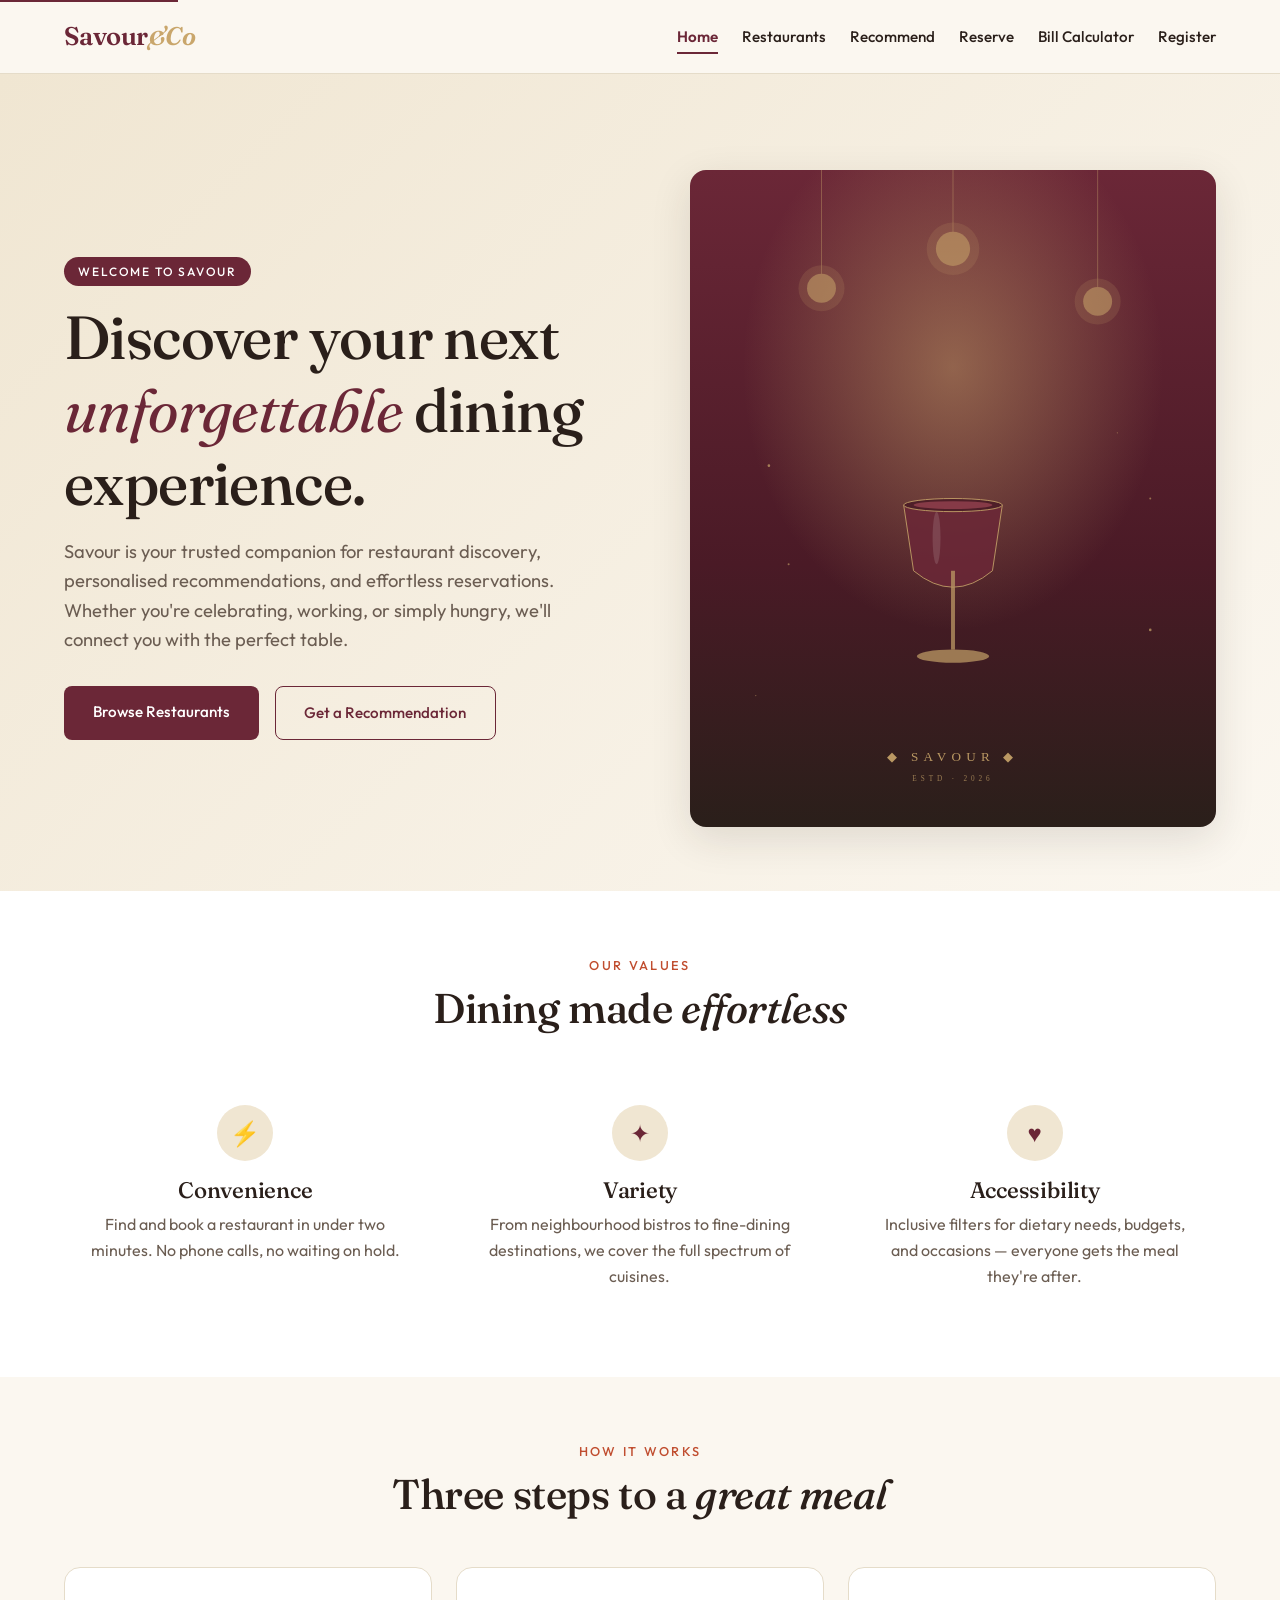
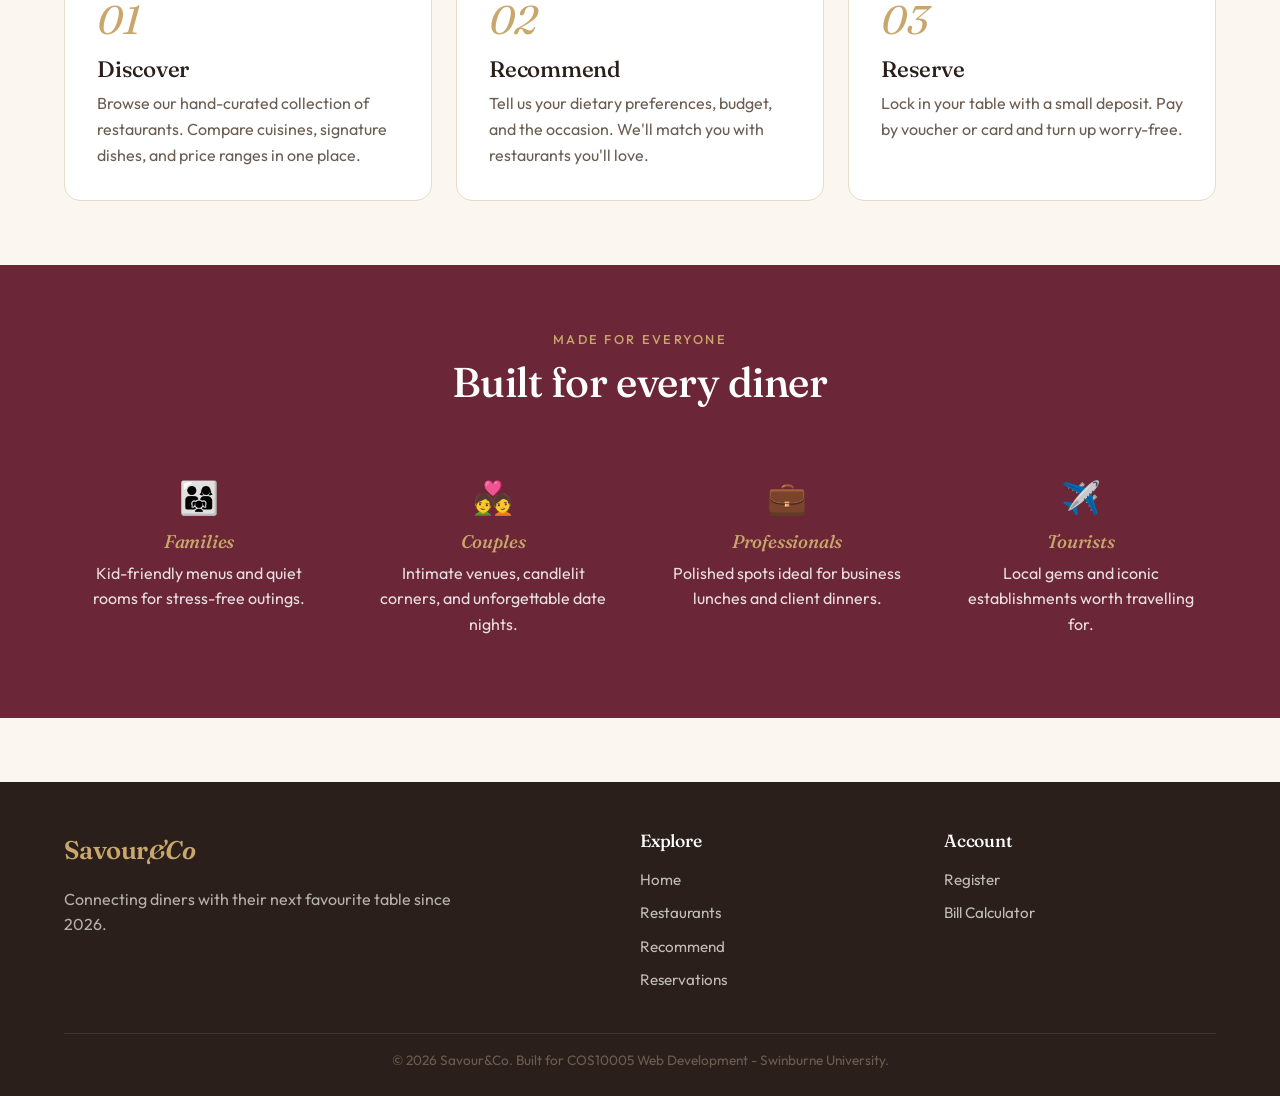
<file: index.html>
<!DOCTYPE html>
<html lang="en">
<head>
    <!-- ===== Meta & Page Setup ===== -->
    <meta charset="UTF-8">
    <meta name="viewport" content="width=device-width, initial-scale=1.0">
    <meta name="description" content="Savour - Discover, recommend, and reserve the best restaurants in your city.">
    <title>Savour - Restaurant Discovery & Reservations</title>

    <!-- Google Fonts: Fraunces (display serif) + Outfit (body sans) -->
    <link rel="preconnect" href="https://fonts.googleapis.com">
    <link rel="preconnect" href="https://fonts.gstatic.com" crossorigin>
    <link href="https://fonts.googleapis.com/css2?family=Fraunces:ital,opsz,wght@0,9..144,400;0,9..144,500;0,9..144,600;1,9..144,400;1,9..144,500&family=Outfit:wght@300;400;500;600;700&display=swap" rel="stylesheet">

    <!-- External stylesheet -->
    <link rel="stylesheet" href="css/style.css">
</head>
<body>
    <!-- Skip link for keyboard / screen-reader users -->
    <a href="#main-content" class="skip-link">Skip to main content</a>

    <!-- ============================================
         HEADER + NAVIGATION (consistent on all pages)
         The .active class marks the current page.
         ============================================ -->
    <header class="site-header">
        <div class="nav-wrapper">
            <a href="index.html" class="logo">Savour<span>&amp;Co</span></a>
            <button class="menu-toggle" id="menu-toggle" aria-label="Toggle navigation">☰</button>
            <nav class="main-nav" id="main-nav" aria-label="Main navigation">
                <ul>
                    <li><a href="index.html" class="active">Home</a></li>
                    <li><a href="restaurants.html">Restaurants</a></li>
                    <li><a href="recommend.html">Recommend</a></li>
                    <li><a href="reservation.html">Reserve</a></li>
                    <li><a href="bill.html">Bill Calculator</a></li>
                    <li><a href="register.html">Register</a></li>
                </ul>
            </nav>
        </div>
    </header>

    <main id="main-content">
        <!-- ============================================
             HERO SECTION - First thing visitors see
             ============================================ -->
        <section class="hero">
            <div class="container">
                <div class="hero-grid">
                    <div class="hero-text">
                        <span class="eyebrow">Welcome to Savour</span>
                        <h1>Discover your next <em>unforgettable</em> dining experience.</h1>
                        <p class="lead">
                            Savour is your trusted companion for restaurant discovery,
                            personalised recommendations, and effortless reservations.
                            Whether you're celebrating, working, or simply hungry, we'll
                            connect you with the perfect table.
                        </p>
                        <div class="hero-actions">
                            <a href="restaurants.html" class="btn btn-primary">Browse Restaurants</a>
                            <a href="recommend.html" class="btn btn-secondary">Get a Recommendation</a>
                        </div>
                    </div>
                    <div class="hero-image">
                        <img src="images/hero.svg" alt="Warm restaurant interior with hanging lights and a glass of red wine">
                    </div>
                </div>
            </div>
        </section>

        <!-- ============================================
             VALUES - Why use Savour
             ============================================ -->
        <section class="section values">
            <div class="container">
                <div class="section-title">
                    <span class="eyebrow">Our Values</span>
                    <h2>Dining made <em>effortless</em></h2>
                </div>
                <div class="values-grid">
                    <div class="value-card">
                        <div class="value-icon">⚡</div>
                        <h3>Convenience</h3>
                        <p>Find and book a restaurant in under two minutes. No phone calls, no waiting on hold.</p>
                    </div>
                    <div class="value-card">
                        <div class="value-icon">✦</div>
                        <h3>Variety</h3>
                        <p>From neighbourhood bistros to fine-dining destinations, we cover the full spectrum of cuisines.</p>
                    </div>
                    <div class="value-card">
                        <div class="value-icon">♥</div>
                        <h3>Accessibility</h3>
                        <p>Inclusive filters for dietary needs, budgets, and occasions — everyone gets the meal they're after.</p>
                    </div>
                </div>
            </div>
        </section>

        <!-- ============================================
             SERVICES - What we offer
             ============================================ -->
        <section class="section services">
            <div class="container">
                <div class="section-title">
                    <span class="eyebrow">How It Works</span>
                    <h2>Three steps to a <em>great meal</em></h2>
                </div>
                <div class="services-grid">
                    <article class="service-card">
                        <div class="step">01</div>
                        <h3>Discover</h3>
                        <p>Browse our hand-curated collection of restaurants. Compare cuisines, signature dishes, and price ranges in one place.</p>
                    </article>
                    <article class="service-card">
                        <div class="step">02</div>
                        <h3>Recommend</h3>
                        <p>Tell us your dietary preferences, budget, and the occasion. We'll match you with restaurants you'll love.</p>
                    </article>
                    <article class="service-card">
                        <div class="step">03</div>
                        <h3>Reserve</h3>
                        <p>Lock in your table with a small deposit. Pay by voucher or card and turn up worry-free.</p>
                    </article>
                </div>
            </div>
        </section>

        <!-- ============================================
             TARGET USERS - Who Savour is for
             ============================================ -->
        <section class="section audience">
            <div class="container">
                <div class="section-title">
                    <span class="eyebrow" style="color: var(--gold);">Made For Everyone</span>
                    <h2>Built for every diner</h2>
                </div>
                <div class="audience-grid">
                    <div class="audience-card">
                        <div class="icon">👨‍👩‍👧</div>
                        <h4>Families</h4>
                        <p>Kid-friendly menus and quiet rooms for stress-free outings.</p>
                    </div>
                    <div class="audience-card">
                        <div class="icon">💑</div>
                        <h4>Couples</h4>
                        <p>Intimate venues, candlelit corners, and unforgettable date nights.</p>
                    </div>
                    <div class="audience-card">
                        <div class="icon">💼</div>
                        <h4>Professionals</h4>
                        <p>Polished spots ideal for business lunches and client dinners.</p>
                    </div>
                    <div class="audience-card">
                        <div class="icon">✈️</div>
                        <h4>Tourists</h4>
                        <p>Local gems and iconic establishments worth travelling for.</p>
                    </div>
                </div>
            </div>
        </section>
    </main>

    <!-- ============================================
         FOOTER (consistent on all pages)
         ============================================ -->
    <footer class="site-footer">
        <div class="container">
            <div class="footer-grid">
                <div class="footer-brand">
                    <div class="logo">Savour<span>&amp;Co</span></div>
                    <p>Connecting diners with their next favourite table since 2026.</p>
                </div>
                <div>
                    <h4>Explore</h4>
                    <ul>
                        <li><a href="index.html">Home</a></li>
                        <li><a href="restaurants.html">Restaurants</a></li>
                        <li><a href="recommend.html">Recommend</a></li>
                        <li><a href="reservation.html">Reservations</a></li>
                    </ul>
                </div>
                <div>
                    <h4>Account</h4>
                    <ul>
                        <li><a href="register.html">Register</a></li>
                        <li><a href="bill.html">Bill Calculator</a></li>
                    </ul>
                </div>
            </div>
            <div class="footer-bottom">
                <p>&copy; 2026 Savour&amp;Co. Built for COS10005 Web Development - Swinburne University.</p>
            </div>
        </div>
    </footer>

    <!-- ===== JavaScript ===== -->
    <script src="js/script.js"></script>
</body>
</html>
</file>
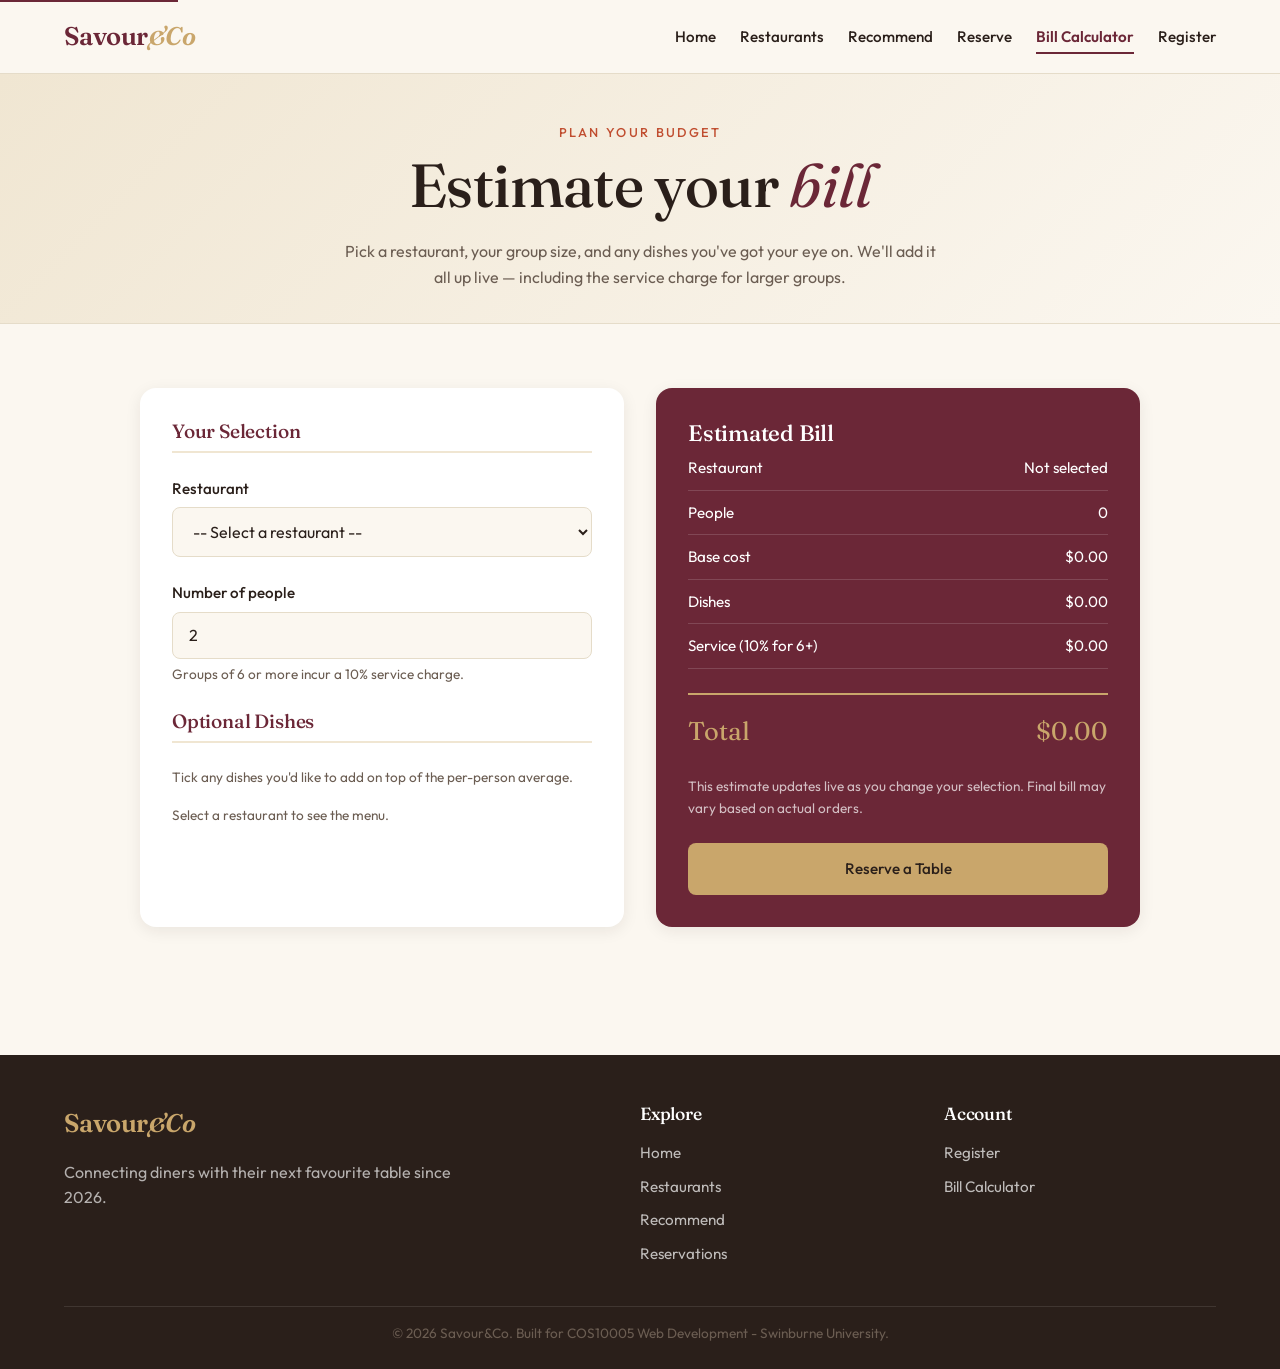
<file: bill.html>
<!DOCTYPE html>
<html lang="en">
<head>
    <meta charset="UTF-8">
    <meta name="viewport" content="width=device-width, initial-scale=1.0">
    <meta name="description" content="Estimate your bill before you arrive - pick your restaurant, group size, and dishes.">
    <title>Bill Calculator - Savour</title>

    <link rel="preconnect" href="https://fonts.googleapis.com">
    <link rel="preconnect" href="https://fonts.gstatic.com" crossorigin>
    <link href="https://fonts.googleapis.com/css2?family=Fraunces:ital,opsz,wght@0,9..144,400;0,9..144,500;0,9..144,600;1,9..144,400;1,9..144,500&family=Outfit:wght@300;400;500;600;700&display=swap" rel="stylesheet">

    <link rel="stylesheet" href="css/style.css">
</head>
<body>
    <a href="#main-content" class="skip-link">Skip to main content</a>

    <!-- ===== Header & Navigation (active = Bill Calculator) ===== -->
    <header class="site-header">
        <div class="nav-wrapper">
            <a href="index.html" class="logo">Savour<span>&amp;Co</span></a>
            <button class="menu-toggle" id="menu-toggle" aria-label="Toggle navigation">☰</button>
            <nav class="main-nav" id="main-nav" aria-label="Main navigation">
                <ul>
                    <li><a href="index.html">Home</a></li>
                    <li><a href="restaurants.html">Restaurants</a></li>
                    <li><a href="recommend.html">Recommend</a></li>
                    <li><a href="reservation.html">Reserve</a></li>
                    <li><a href="bill.html" class="active">Bill Calculator</a></li>
                    <li><a href="register.html">Register</a></li>
                </ul>
            </nav>
        </div>
    </header>

    <main id="main-content">
        <!-- ===== Page Banner ===== -->
        <section class="page-banner">
            <div class="container">
                <span class="eyebrow">Plan Your Budget</span>
                <h1>Estimate your <em>bill</em></h1>
                <p>Pick a restaurant, your group size, and any dishes you've got your eye on. We'll add it all up live — including the service charge for larger groups.</p>
            </div>
        </section>

        <!-- ===== Bill Calculator ===== -->
        <section class="section">
            <div class="container">
                <div class="bill-grid">

                    <!-- LEFT: Form -->
                    <div class="bill-form" id="bill-form">
                        <h2 class="form-section-title">Your Selection</h2>

                        <div class="form-group">
                            <label for="bill-restaurant">Restaurant</label>
                            <select id="bill-restaurant" name="bill-restaurant">
                                <option value="">-- Select a restaurant --</option>
                                <option value="1">The Velvet Bistro (French)</option>
                                <option value="2">Sakura Garden (Japanese)</option>
                                <option value="3">Spice Route (Indian)</option>
                                <option value="4">La Bella Trattoria (Italian)</option>
                                <option value="5">Olive &amp; Vine (Mediterranean)</option>
                                <option value="6">Bahar Grill (Middle Eastern)</option>
                            </select>
                        </div>

                        <div class="form-group">
                            <label for="bill-people">Number of people</label>
                            <input type="number" id="bill-people" min="1" value="2">
                            <p class="helper-text">Groups of 6 or more incur a 10% service charge.</p>
                        </div>

                        <h2 class="form-section-title">Optional Dishes</h2>
                        <p class="helper-text" style="margin-bottom: 1rem;">Tick any dishes you'd like to add on top of the per-person average.</p>
                        <div id="dish-list">
                            <p class="helper-text">Select a restaurant to see the menu.</p>
                        </div>
                    </div>

                    <!-- RIGHT: Live Summary -->
                    <aside class="bill-summary">
                        <h3>Estimated Bill</h3>
                        <div class="line">
                            <span>Restaurant</span>
                            <span id="summary-restaurant">Not selected</span>
                        </div>
                        <div class="line">
                            <span>People</span>
                            <span id="summary-people">0</span>
                        </div>
                        <div class="line">
                            <span>Base cost</span>
                            <span id="summary-base">$0.00</span>
                        </div>
                        <div class="line">
                            <span>Dishes</span>
                            <span id="summary-dishes">$0.00</span>
                        </div>
                        <div class="line">
                            <span>Service (10% for 6+)</span>
                            <span id="summary-service">$0.00</span>
                        </div>
                        <div class="total">
                            <span>Total</span>
                            <span id="summary-total">$0.00</span>
                        </div>
                        <p style="margin-top: 1.5rem; font-size: 0.85rem; color: rgba(255,255,255,0.7);">
                            This estimate updates live as you change your selection. Final bill may vary based on actual orders.
                        </p>
                        <a href="reservation.html" class="btn btn-gold" style="margin-top: 1.5rem; width: 100%;">Reserve a Table</a>
                    </aside>

                </div>
            </div>
        </section>
    </main>

    <footer class="site-footer">
        <div class="container">
            <div class="footer-grid">
                <div class="footer-brand">
                    <div class="logo">Savour<span>&amp;Co</span></div>
                    <p>Connecting diners with their next favourite table since 2026.</p>
                </div>
                <div>
                    <h4>Explore</h4>
                    <ul>
                        <li><a href="index.html">Home</a></li>
                        <li><a href="restaurants.html">Restaurants</a></li>
                        <li><a href="recommend.html">Recommend</a></li>
                        <li><a href="reservation.html">Reservations</a></li>
                    </ul>
                </div>
                <div>
                    <h4>Account</h4>
                    <ul>
                        <li><a href="register.html">Register</a></li>
                        <li><a href="bill.html">Bill Calculator</a></li>
                    </ul>
                </div>
            </div>
            <div class="footer-bottom">
                <p>&copy; 2026 Savour&amp;Co. Built for COS10005 Web Development - Swinburne University.</p>
            </div>
        </div>
    </footer>

    <script src="js/script.js"></script>
</body>
</html>
</file>
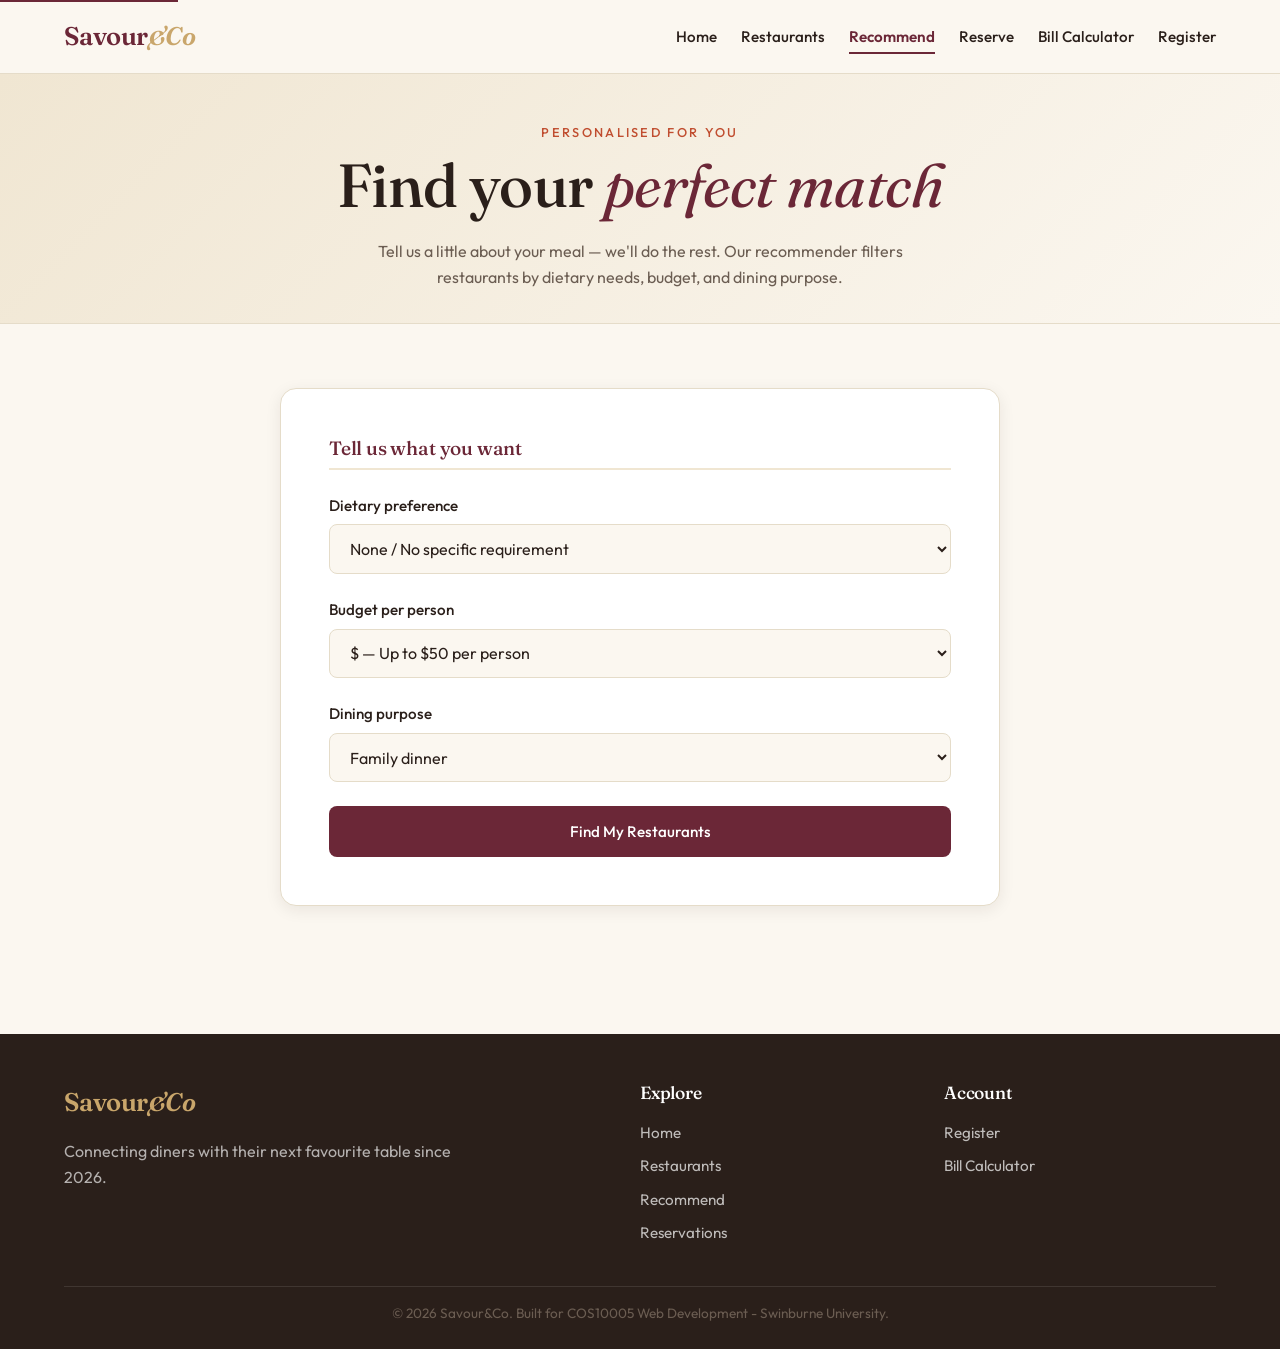
<file: recommend.html>
<!DOCTYPE html>
<html lang="en">
<head>
    <meta charset="UTF-8">
    <meta name="viewport" content="width=device-width, initial-scale=1.0">
    <meta name="description" content="Get personalised restaurant recommendations based on your dietary preferences, budget, and dining occasion.">
    <title>Get a Recommendation - Savour</title>

    <link rel="preconnect" href="https://fonts.googleapis.com">
    <link rel="preconnect" href="https://fonts.gstatic.com" crossorigin>
    <link href="https://fonts.googleapis.com/css2?family=Fraunces:ital,opsz,wght@0,9..144,400;0,9..144,500;0,9..144,600;1,9..144,400;1,9..144,500&family=Outfit:wght@300;400;500;600;700&display=swap" rel="stylesheet">

    <link rel="stylesheet" href="css/style.css">
</head>
<body>
    <a href="#main-content" class="skip-link">Skip to main content</a>

    <!-- ===== Header & Navigation (active = Recommend) ===== -->
    <header class="site-header">
        <div class="nav-wrapper">
            <a href="index.html" class="logo">Savour<span>&amp;Co</span></a>
            <button class="menu-toggle" id="menu-toggle" aria-label="Toggle navigation">☰</button>
            <nav class="main-nav" id="main-nav" aria-label="Main navigation">
                <ul>
                    <li><a href="index.html">Home</a></li>
                    <li><a href="restaurants.html">Restaurants</a></li>
                    <li><a href="recommend.html" class="active">Recommend</a></li>
                    <li><a href="reservation.html">Reserve</a></li>
                    <li><a href="bill.html">Bill Calculator</a></li>
                    <li><a href="register.html">Register</a></li>
                </ul>
            </nav>
        </div>
    </header>

    <main id="main-content">
        <!-- ===== Page Banner ===== -->
        <section class="page-banner">
            <div class="container">
                <span class="eyebrow">Personalised For You</span>
                <h1>Find your <em>perfect match</em></h1>
                <p>Tell us a little about your meal — we'll do the rest. Our recommender filters restaurants by dietary needs, budget, and dining purpose.</p>
            </div>
        </section>

        <!-- ===== Recommendation Form ===== -->
        <section class="section">
            <div class="container">
                <div class="recommend-form">
                    <div class="form-container">
                        <form id="recommend-form" novalidate>
                            <h2 class="form-section-title">Tell us what you want</h2>

                            <!-- Dietary preference -->
                            <div class="form-group">
                                <label for="dietary">Dietary preference</label>
                                <select id="dietary" name="dietary" required>
                                    <option value="none">None / No specific requirement</option>
                                    <option value="vegan">Vegan</option>
                                    <option value="vegetarian">Vegetarian</option>
                                    <option value="halal">Halal</option>
                                </select>
                            </div>

                            <!-- Budget range -->
                            <div class="form-group">
                                <label for="budget">Budget per person</label>
                                <select id="budget" name="budget" required>
                                    <option value="low">$ — Up to $50 per person</option>
                                    <option value="mid">$$ — Between $50 and $80 per person</option>
                                    <option value="high">$$$ — Above $80 per person</option>
                                </select>
                            </div>

                            <!-- Dining purpose -->
                            <div class="form-group">
                                <label for="purpose">Dining purpose</label>
                                <select id="purpose" name="purpose" required>
                                    <option value="family">Family dinner</option>
                                    <option value="date">Date night</option>
                                    <option value="business">Business meeting</option>
                                </select>
                            </div>

                            <button type="submit" class="btn btn-primary" style="width: 100%; padding: 1rem;">
                                Find My Restaurants
                            </button>
                        </form>
                    </div>

                    <!-- ===== Results Area (populated by JS) ===== -->
                    <div id="recommendation-results">
                        <div class="results-heading">
                            <span class="eyebrow" style="color: var(--terracotta); text-transform: uppercase; letter-spacing: 0.18em; font-size: 0.8rem;">Your Matches</span>
                            <h2>Recommended for <em>you</em></h2>
                        </div>
                        <div class="restaurants-grid" id="results-list">
                            <!-- JavaScript fills this in -->
                        </div>
                    </div>
                </div>
            </div>
        </section>
    </main>

    <footer class="site-footer">
        <div class="container">
            <div class="footer-grid">
                <div class="footer-brand">
                    <div class="logo">Savour<span>&amp;Co</span></div>
                    <p>Connecting diners with their next favourite table since 2026.</p>
                </div>
                <div>
                    <h4>Explore</h4>
                    <ul>
                        <li><a href="index.html">Home</a></li>
                        <li><a href="restaurants.html">Restaurants</a></li>
                        <li><a href="recommend.html">Recommend</a></li>
                        <li><a href="reservation.html">Reservations</a></li>
                    </ul>
                </div>
                <div>
                    <h4>Account</h4>
                    <ul>
                        <li><a href="register.html">Register</a></li>
                        <li><a href="bill.html">Bill Calculator</a></li>
                    </ul>
                </div>
            </div>
            <div class="footer-bottom">
                <p>&copy; 2026 Savour&amp;Co. Built for COS10005 Web Development - Swinburne University.</p>
            </div>
        </div>
    </footer>

    <script src="js/script.js"></script>
</body>
</html>
</file>
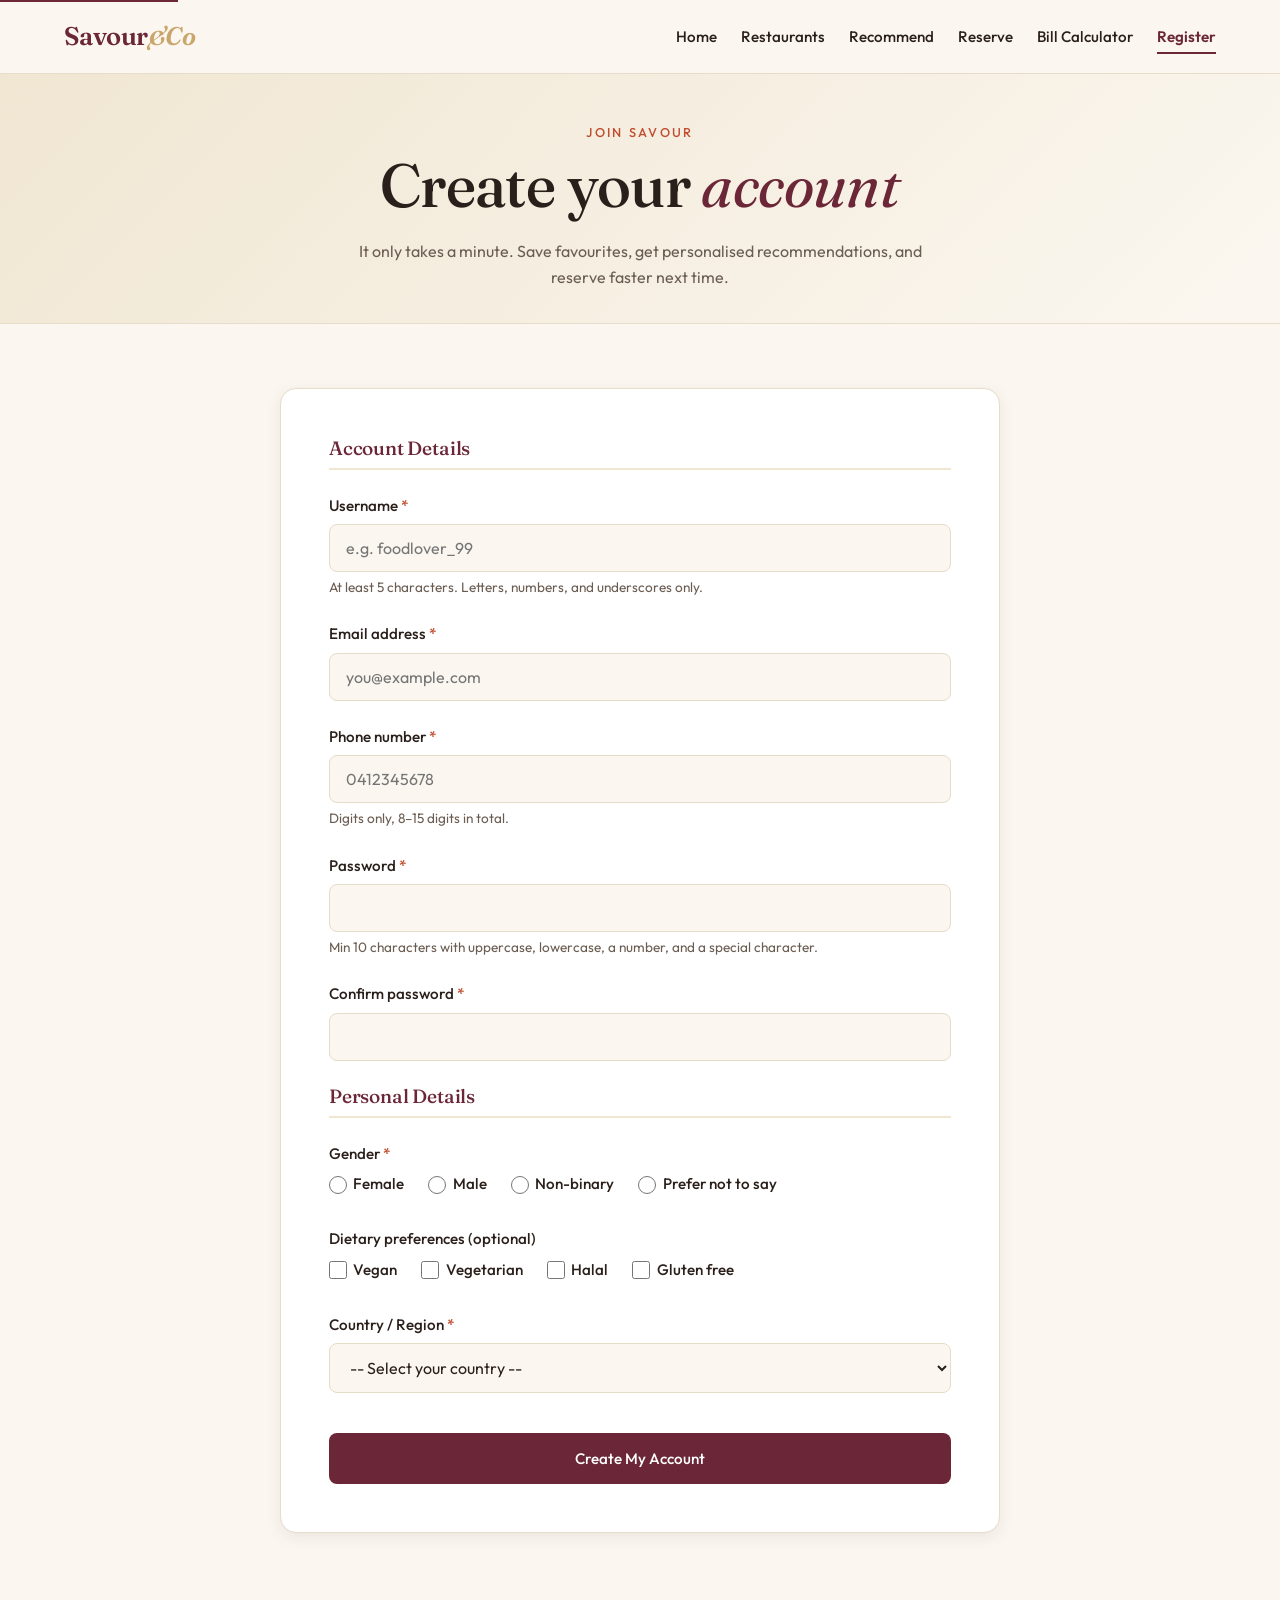
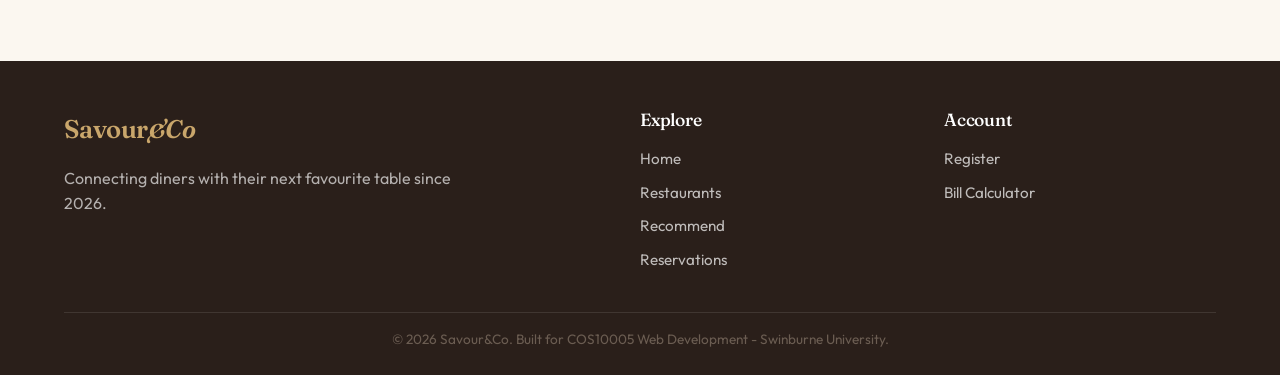
<file: register.html>
<!DOCTYPE html>
<html lang="en">
<head>
    <meta charset="UTF-8">
    <meta name="viewport" content="width=device-width, initial-scale=1.0">
    <meta name="description" content="Create a free Savour account to save your favourite restaurants and unlock personalised recommendations.">
    <title>Register - Savour</title>

    <link rel="preconnect" href="https://fonts.googleapis.com">
    <link rel="preconnect" href="https://fonts.gstatic.com" crossorigin>
    <link href="https://fonts.googleapis.com/css2?family=Fraunces:ital,opsz,wght@0,9..144,400;0,9..144,500;0,9..144,600;1,9..144,400;1,9..144,500&family=Outfit:wght@300;400;500;600;700&display=swap" rel="stylesheet">

    <link rel="stylesheet" href="css/style.css">
</head>
<body>
    <a href="#main-content" class="skip-link">Skip to main content</a>

    <!-- ===== Header & Navigation (active = Register) ===== -->
    <header class="site-header">
        <div class="nav-wrapper">
            <a href="index.html" class="logo">Savour<span>&amp;Co</span></a>
            <button class="menu-toggle" id="menu-toggle" aria-label="Toggle navigation">☰</button>
            <nav class="main-nav" id="main-nav" aria-label="Main navigation">
                <ul>
                    <li><a href="index.html">Home</a></li>
                    <li><a href="restaurants.html">Restaurants</a></li>
                    <li><a href="recommend.html">Recommend</a></li>
                    <li><a href="reservation.html">Reserve</a></li>
                    <li><a href="bill.html">Bill Calculator</a></li>
                    <li><a href="register.html" class="active">Register</a></li>
                </ul>
            </nav>
        </div>
    </header>

    <main id="main-content">
        <!-- ===== Page Banner ===== -->
        <section class="page-banner">
            <div class="container">
                <span class="eyebrow">Join Savour</span>
                <h1>Create your <em>account</em></h1>
                <p>It only takes a minute. Save favourites, get personalised recommendations, and reserve faster next time.</p>
            </div>
        </section>

        <!-- ===== Registration Form ===== -->
        <section class="section">
            <div class="container">
                <div class="form-container">
                    <!-- Summary message - shown by JS on success/failure -->
                    <div id="form-summary" class="form-summary"></div>

                    <!--
                        novalidate disables the browser's built-in validation
                        so our JavaScript can handle everything.
                    -->
                    <form id="register-form" novalidate>

                        <h2 class="form-section-title">Account Details</h2>

                        <!-- Username -->
                        <div class="form-group">
                            <label for="username">Username <span class="required">*</span></label>
                            <input type="text" id="username" name="username" placeholder="e.g. foodlover_99">
                            <p class="helper-text">At least 5 characters. Letters, numbers, and underscores only.</p>
                            <p class="error-message" id="error-username"></p>
                        </div>

                        <!-- Email -->
                        <div class="form-group">
                            <label for="email">Email address <span class="required">*</span></label>
                            <input type="email" id="email" name="email" placeholder="you@example.com">
                            <p class="error-message" id="error-email"></p>
                        </div>

                        <!-- Phone -->
                        <div class="form-group">
                            <label for="phone">Phone number <span class="required">*</span></label>
                            <input type="tel" id="phone" name="phone" placeholder="0412345678">
                            <p class="helper-text">Digits only, 8–15 digits in total.</p>
                            <p class="error-message" id="error-phone"></p>
                        </div>

                        <!-- Password -->
                        <div class="form-group">
                            <label for="password">Password <span class="required">*</span></label>
                            <input type="password" id="password" name="password">
                            <p class="helper-text">Min 10 characters with uppercase, lowercase, a number, and a special character.</p>
                            <p class="error-message" id="error-password"></p>
                        </div>

                        <!-- Confirm Password -->
                        <div class="form-group">
                            <label for="confirm-password">Confirm password <span class="required">*</span></label>
                            <input type="password" id="confirm-password" name="confirm-password">
                            <p class="error-message" id="error-confirm-password"></p>
                        </div>

                        <h2 class="form-section-title">Personal Details</h2>

                        <!-- Gender -->
                        <div class="form-group">
                            <label>Gender <span class="required">*</span></label>
                            <div class="radio-group">
                                <label class="radio-option">
                                    <input type="radio" name="gender" value="female"> Female
                                </label>
                                <label class="radio-option">
                                    <input type="radio" name="gender" value="male"> Male
                                </label>
                                <label class="radio-option">
                                    <input type="radio" name="gender" value="non-binary"> Non-binary
                                </label>
                                <label class="radio-option">
                                    <input type="radio" name="gender" value="prefer-not"> Prefer not to say
                                </label>
                            </div>
                            <p class="error-message" id="error-gender"></p>
                        </div>

                        <!-- Dietary preferences (optional, multi-select via checkboxes) -->
                        <div class="form-group">
                            <label>Dietary preferences (optional)</label>
                            <div class="checkbox-group">
                                <label class="checkbox-option">
                                    <input type="checkbox" name="dietary" value="vegan"> Vegan
                                </label>
                                <label class="checkbox-option">
                                    <input type="checkbox" name="dietary" value="vegetarian"> Vegetarian
                                </label>
                                <label class="checkbox-option">
                                    <input type="checkbox" name="dietary" value="halal"> Halal
                                </label>
                                <label class="checkbox-option">
                                    <input type="checkbox" name="dietary" value="gluten-free"> Gluten free
                                </label>
                            </div>
                        </div>

                        <!-- Country / Region -->
                        <div class="form-group">
                            <label for="country">Country / Region <span class="required">*</span></label>
                            <select id="country" name="country">
                                <option value="">-- Select your country --</option>
                                <option value="AU">Australia</option>
                                <option value="NZ">New Zealand</option>
                                <option value="VN">Vietnam</option>
                                <option value="US">United States</option>
                                <option value="UK">United Kingdom</option>
                                <option value="SG">Singapore</option>
                                <option value="JP">Japan</option>
                                <option value="CN">China</option>
                                <option value="IN">India</option>
                                <option value="OTHER">Other</option>
                            </select>
                            <p class="error-message" id="error-country"></p>
                        </div>

                        <!-- Submit -->
                        <button type="submit" class="btn btn-primary" style="width: 100%; padding: 1rem; margin-top: 1rem;">
                            Create My Account
                        </button>
                    </form>
                </div>
            </div>
        </section>
    </main>

    <footer class="site-footer">
        <div class="container">
            <div class="footer-grid">
                <div class="footer-brand">
                    <div class="logo">Savour<span>&amp;Co</span></div>
                    <p>Connecting diners with their next favourite table since 2026.</p>
                </div>
                <div>
                    <h4>Explore</h4>
                    <ul>
                        <li><a href="index.html">Home</a></li>
                        <li><a href="restaurants.html">Restaurants</a></li>
                        <li><a href="recommend.html">Recommend</a></li>
                        <li><a href="reservation.html">Reservations</a></li>
                    </ul>
                </div>
                <div>
                    <h4>Account</h4>
                    <ul>
                        <li><a href="register.html">Register</a></li>
                        <li><a href="bill.html">Bill Calculator</a></li>
                    </ul>
                </div>
            </div>
            <div class="footer-bottom">
                <p>&copy; 2026 Savour&amp;Co. Built for COS10005 Web Development - Swinburne University.</p>
            </div>
        </div>
    </footer>

    <script src="js/script.js"></script>
</body>
</html>
</file>
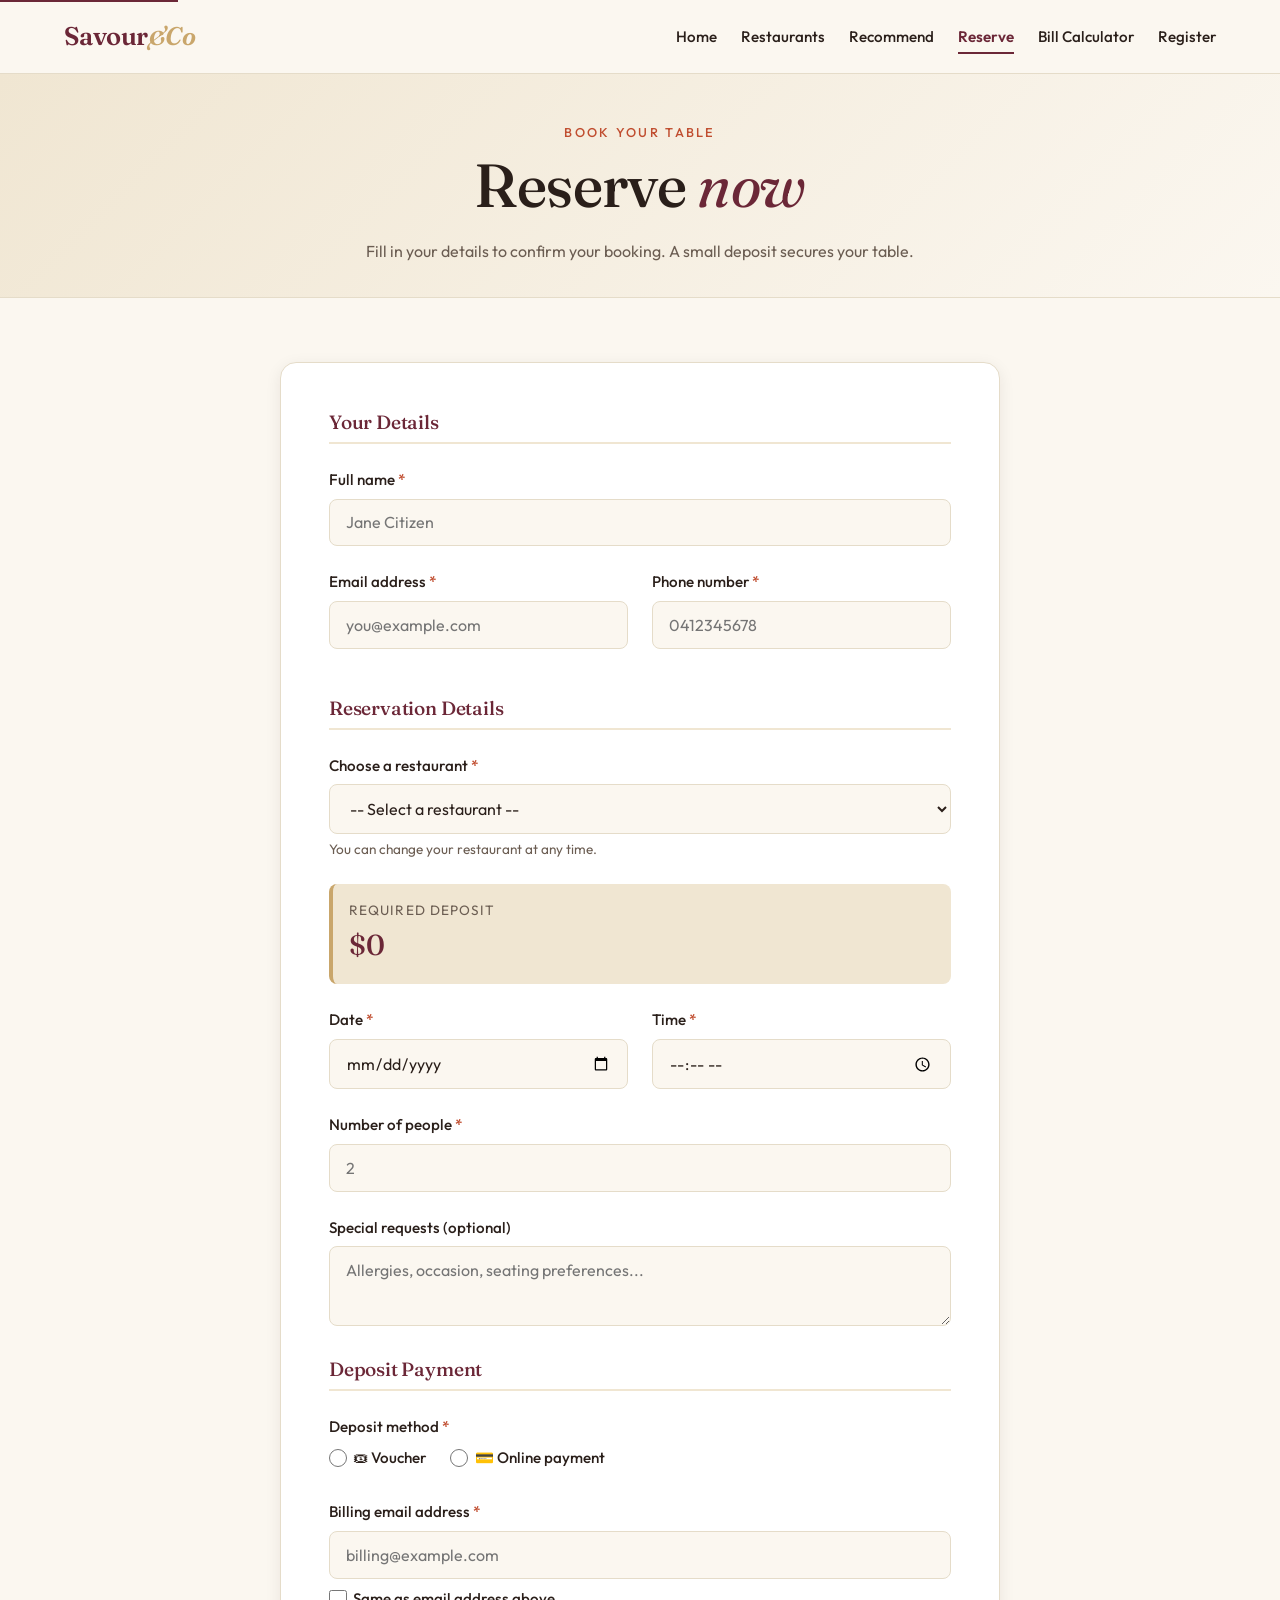
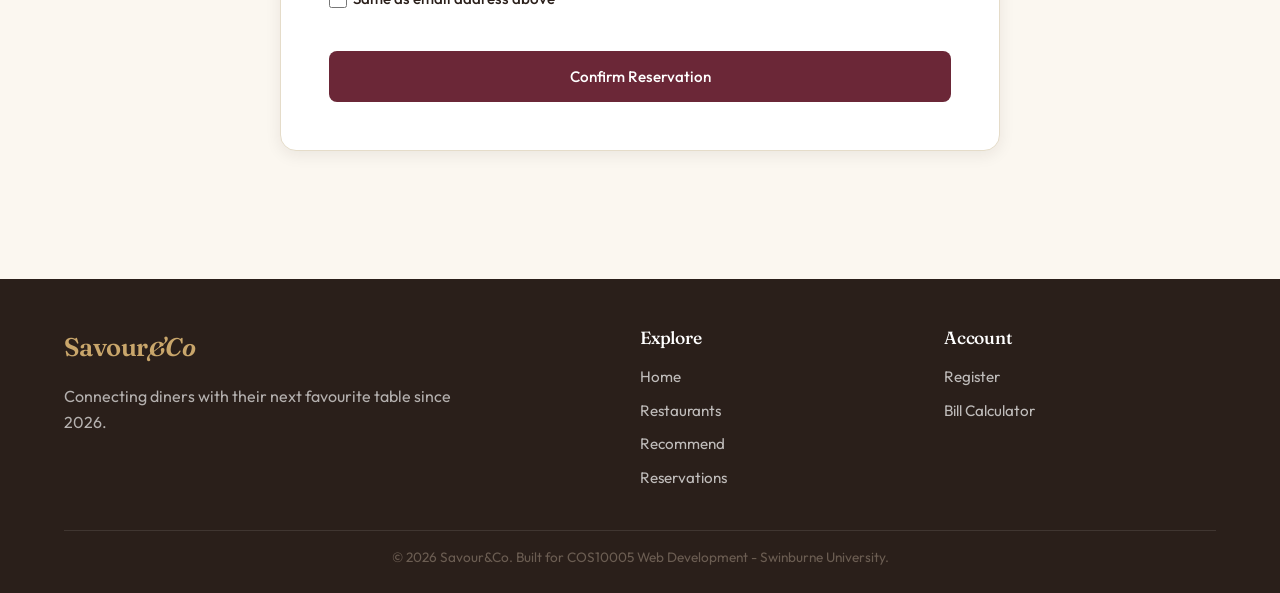
<file: reservation.html>
<!DOCTYPE html>
<html lang="en">
<head>
    <meta charset="UTF-8">
    <meta name="viewport" content="width=device-width, initial-scale=1.0">
    <meta name="description" content="Reserve your table on Savour - quick, secure, and confirmed in minutes.">
    <title>Reserve Your Table - Savour</title>

    <link rel="preconnect" href="https://fonts.googleapis.com">
    <link rel="preconnect" href="https://fonts.gstatic.com" crossorigin>
    <link href="https://fonts.googleapis.com/css2?family=Fraunces:ital,opsz,wght@0,9..144,400;0,9..144,500;0,9..144,600;1,9..144,400;1,9..144,500&family=Outfit:wght@300;400;500;600;700&display=swap" rel="stylesheet">

    <link rel="stylesheet" href="css/style.css">
</head>
<body>
    <a href="#main-content" class="skip-link">Skip to main content</a>

    <!-- ===== Header & Navigation (active = Reserve) ===== -->
    <header class="site-header">
        <div class="nav-wrapper">
            <a href="index.html" class="logo">Savour<span>&amp;Co</span></a>
            <button class="menu-toggle" id="menu-toggle" aria-label="Toggle navigation">☰</button>
            <nav class="main-nav" id="main-nav" aria-label="Main navigation">
                <ul>
                    <li><a href="index.html">Home</a></li>
                    <li><a href="restaurants.html">Restaurants</a></li>
                    <li><a href="recommend.html">Recommend</a></li>
                    <li><a href="reservation.html" class="active">Reserve</a></li>
                    <li><a href="bill.html">Bill Calculator</a></li>
                    <li><a href="register.html">Register</a></li>
                </ul>
            </nav>
        </div>
    </header>

    <main id="main-content">
        <!-- ===== Page Banner ===== -->
        <section class="page-banner">
            <div class="container">
                <span class="eyebrow">Book Your Table</span>
                <h1>Reserve <em>now</em></h1>
                <p>Fill in your details to confirm your booking. A small deposit secures your table.</p>
            </div>
        </section>

        <!-- ===== Reservation Form ===== -->
        <section class="section">
            <div class="container">
                <div class="form-container">
                    <div id="form-summary" class="form-summary"></div>

                    <!--
                        Form method = POST, action sends data to the Mercury server.
                        Replace it000000 with your actual Mercury username when deploying.
                    -->
                    <form id="reservation-form"
                          method="POST"
                          action="http://mercury.swin.edu.au/it000000/cos10005/regtest.php"
                          novalidate>

                        <h2 class="form-section-title">Your Details</h2>

                        <!-- Full name -->
                        <div class="form-group">
                            <label for="full-name">Full name <span class="required">*</span></label>
                            <input type="text" id="full-name" name="full-name" placeholder="Jane Citizen">
                            <p class="error-message" id="error-full-name"></p>
                        </div>

                        <div class="form-row">
                            <!-- Email -->
                            <div class="form-group">
                                <label for="email">Email address <span class="required">*</span></label>
                                <input type="email" id="email" name="email" placeholder="you@example.com">
                                <p class="error-message" id="error-email"></p>
                            </div>
                            <!-- Phone -->
                            <div class="form-group">
                                <label for="phone">Phone number <span class="required">*</span></label>
                                <input type="tel" id="phone" name="phone" placeholder="0412345678">
                                <p class="error-message" id="error-phone"></p>
                            </div>
                        </div>

                        <h2 class="form-section-title">Reservation Details</h2>

                        <!-- Restaurant selection - dropdown, pre-filled from URL if applicable -->
                        <div class="form-group">
                            <label for="restaurant">Choose a restaurant <span class="required">*</span></label>
                            <select id="restaurant" name="restaurant">
                                <option value="">-- Select a restaurant --</option>
                                <option value="1">The Velvet Bistro (French) - Deposit $50</option>
                                <option value="2">Sakura Garden (Japanese) - Deposit $30</option>
                                <option value="3">Spice Route (Indian) - Deposit $20</option>
                                <option value="4">La Bella Trattoria (Italian) - Deposit $25</option>
                                <option value="5">Olive &amp; Vine (Mediterranean) - Deposit $40</option>
                                <option value="6">Bahar Grill (Middle Eastern) - Deposit $20</option>
                            </select>
                            <p class="helper-text">You can change your restaurant at any time.</p>
                            <p class="error-message" id="error-restaurant"></p>
                        </div>

                        <!-- Live Deposit Display - updated by JS -->
                        <div class="deposit-display">
                            <div class="label">Required Deposit</div>
                            <div class="amount" id="deposit-amount">$0</div>
                        </div>

                        <div class="form-row">
                            <!-- Date -->
                            <div class="form-group">
                                <label for="reservation-date">Date <span class="required">*</span></label>
                                <input type="date" id="reservation-date" name="reservation-date">
                                <p class="error-message" id="error-reservation-date"></p>
                            </div>
                            <!-- Time -->
                            <div class="form-group">
                                <label for="reservation-time">Time <span class="required">*</span></label>
                                <input type="time" id="reservation-time" name="reservation-time">
                                <p class="error-message" id="error-reservation-time"></p>
                            </div>
                        </div>

                        <!-- Number of people -->
                        <div class="form-group">
                            <label for="people">Number of people <span class="required">*</span></label>
                            <input type="number" id="people" name="people" min="1" placeholder="2">
                            <p class="error-message" id="error-people"></p>
                        </div>

                        <!-- Special requests -->
                        <div class="form-group">
                            <label for="special-requests">Special requests (optional)</label>
                            <textarea id="special-requests" name="special-requests" placeholder="Allergies, occasion, seating preferences..."></textarea>
                        </div>

                        <h2 class="form-section-title">Deposit Payment</h2>

                        <!-- Payment method -->
                        <div class="form-group">
                            <label>Deposit method <span class="required">*</span></label>
                            <div class="radio-group">
                                <label class="radio-option">
                                    <input type="radio" name="deposit-method" value="voucher"> 🎟 Voucher
                                </label>
                                <label class="radio-option">
                                    <input type="radio" name="deposit-method" value="online"> 💳 Online payment
                                </label>
                            </div>
                            <p class="error-message" id="error-deposit-method"></p>
                        </div>

                        <!-- Conditional: Voucher code (only shown if Voucher selected) -->
                        <div class="form-group conditional-field" id="voucher-section">
                            <label for="voucher-code">Voucher code</label>
                            <input type="text" id="voucher-code" name="voucher-code" maxlength="12" placeholder="123456789012">
                            <p class="helper-text">12-digit code from your voucher.</p>
                            <p class="error-message" id="error-voucher-code"></p>
                        </div>

                        <!-- Conditional: Credit card (only shown if Online Payment selected) -->
                        <div class="conditional-field" id="card-section">
                            <div class="form-group">
                                <label for="card-type">Card type</label>
                                <select id="card-type" name="card-type">
                                    <option value="visa">Visa (16 digits)</option>
                                    <option value="mastercard">Mastercard (16 digits)</option>
                                    <option value="amex">American Express (15 digits)</option>
                                </select>
                            </div>
                            <div class="form-group">
                                <label for="card-number">Card number</label>
                                <input type="text" id="card-number" name="card-number" placeholder="1234 5678 9012 3456" maxlength="19">
                                <p class="helper-text">Test data only — please do not enter a real card number.</p>
                                <p class="error-message" id="error-card-number"></p>
                            </div>
                        </div>

                        <!-- Billing email + same-as checkbox -->
                        <div class="form-group">
                            <label for="billing-email">Billing email address <span class="required">*</span></label>
                            <input type="email" id="billing-email" name="billing-email" placeholder="billing@example.com">
                            <label class="checkbox-option" style="margin-top: 0.5rem;">
                                <input type="checkbox" id="same-email"> Same as email address above
                            </label>
                            <p class="error-message" id="error-billing-email"></p>
                        </div>

                        <!-- Submit -->
                        <button type="submit" class="btn btn-primary" style="width: 100%; padding: 1rem; margin-top: 1rem;">
                            Confirm Reservation
                        </button>
                    </form>
                </div>
            </div>
        </section>
    </main>

    <footer class="site-footer">
        <div class="container">
            <div class="footer-grid">
                <div class="footer-brand">
                    <div class="logo">Savour<span>&amp;Co</span></div>
                    <p>Connecting diners with their next favourite table since 2026.</p>
                </div>
                <div>
                    <h4>Explore</h4>
                    <ul>
                        <li><a href="index.html">Home</a></li>
                        <li><a href="restaurants.html">Restaurants</a></li>
                        <li><a href="recommend.html">Recommend</a></li>
                        <li><a href="reservation.html">Reservations</a></li>
                    </ul>
                </div>
                <div>
                    <h4>Account</h4>
                    <ul>
                        <li><a href="register.html">Register</a></li>
                        <li><a href="bill.html">Bill Calculator</a></li>
                    </ul>
                </div>
            </div>
            <div class="footer-bottom">
                <p>&copy; 2026 Savour&amp;Co. Built for COS10005 Web Development - Swinburne University.</p>
            </div>
        </div>
    </footer>

    <script src="js/script.js"></script>
</body>
</html>
</file>
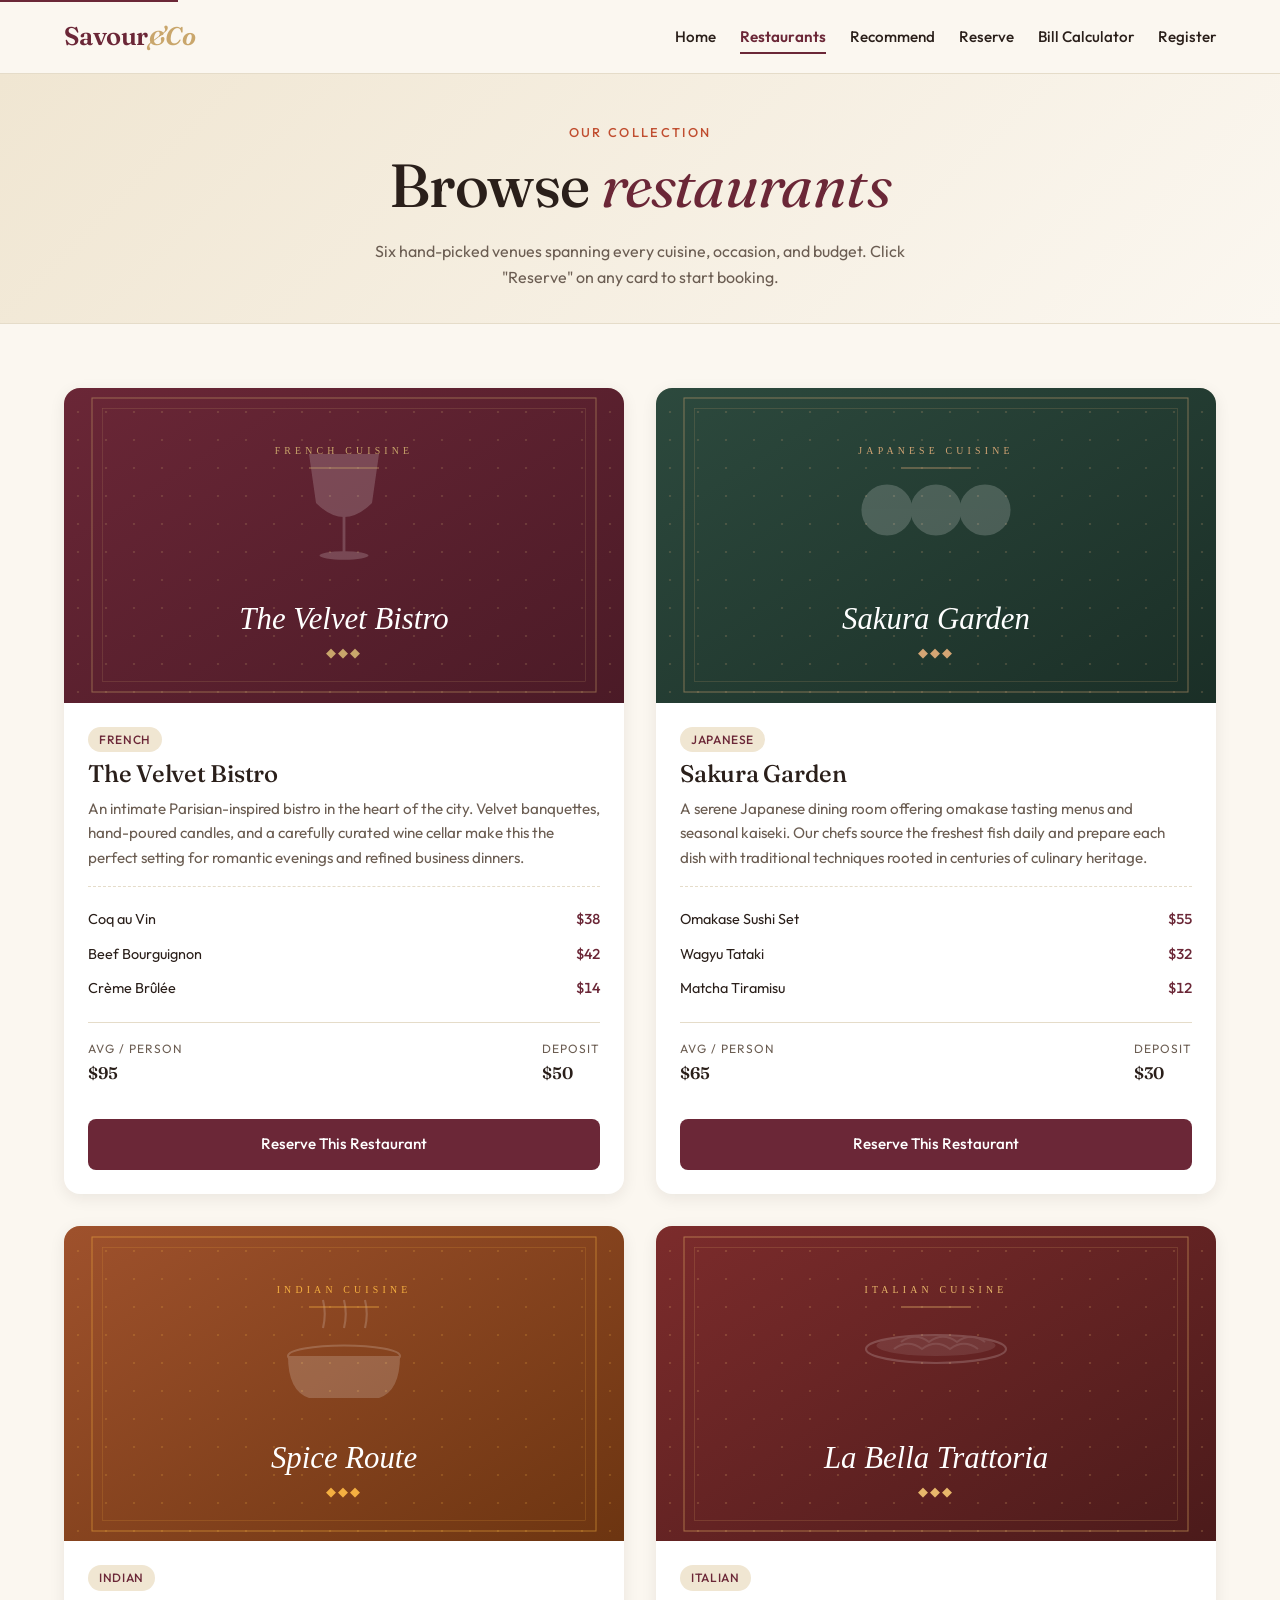
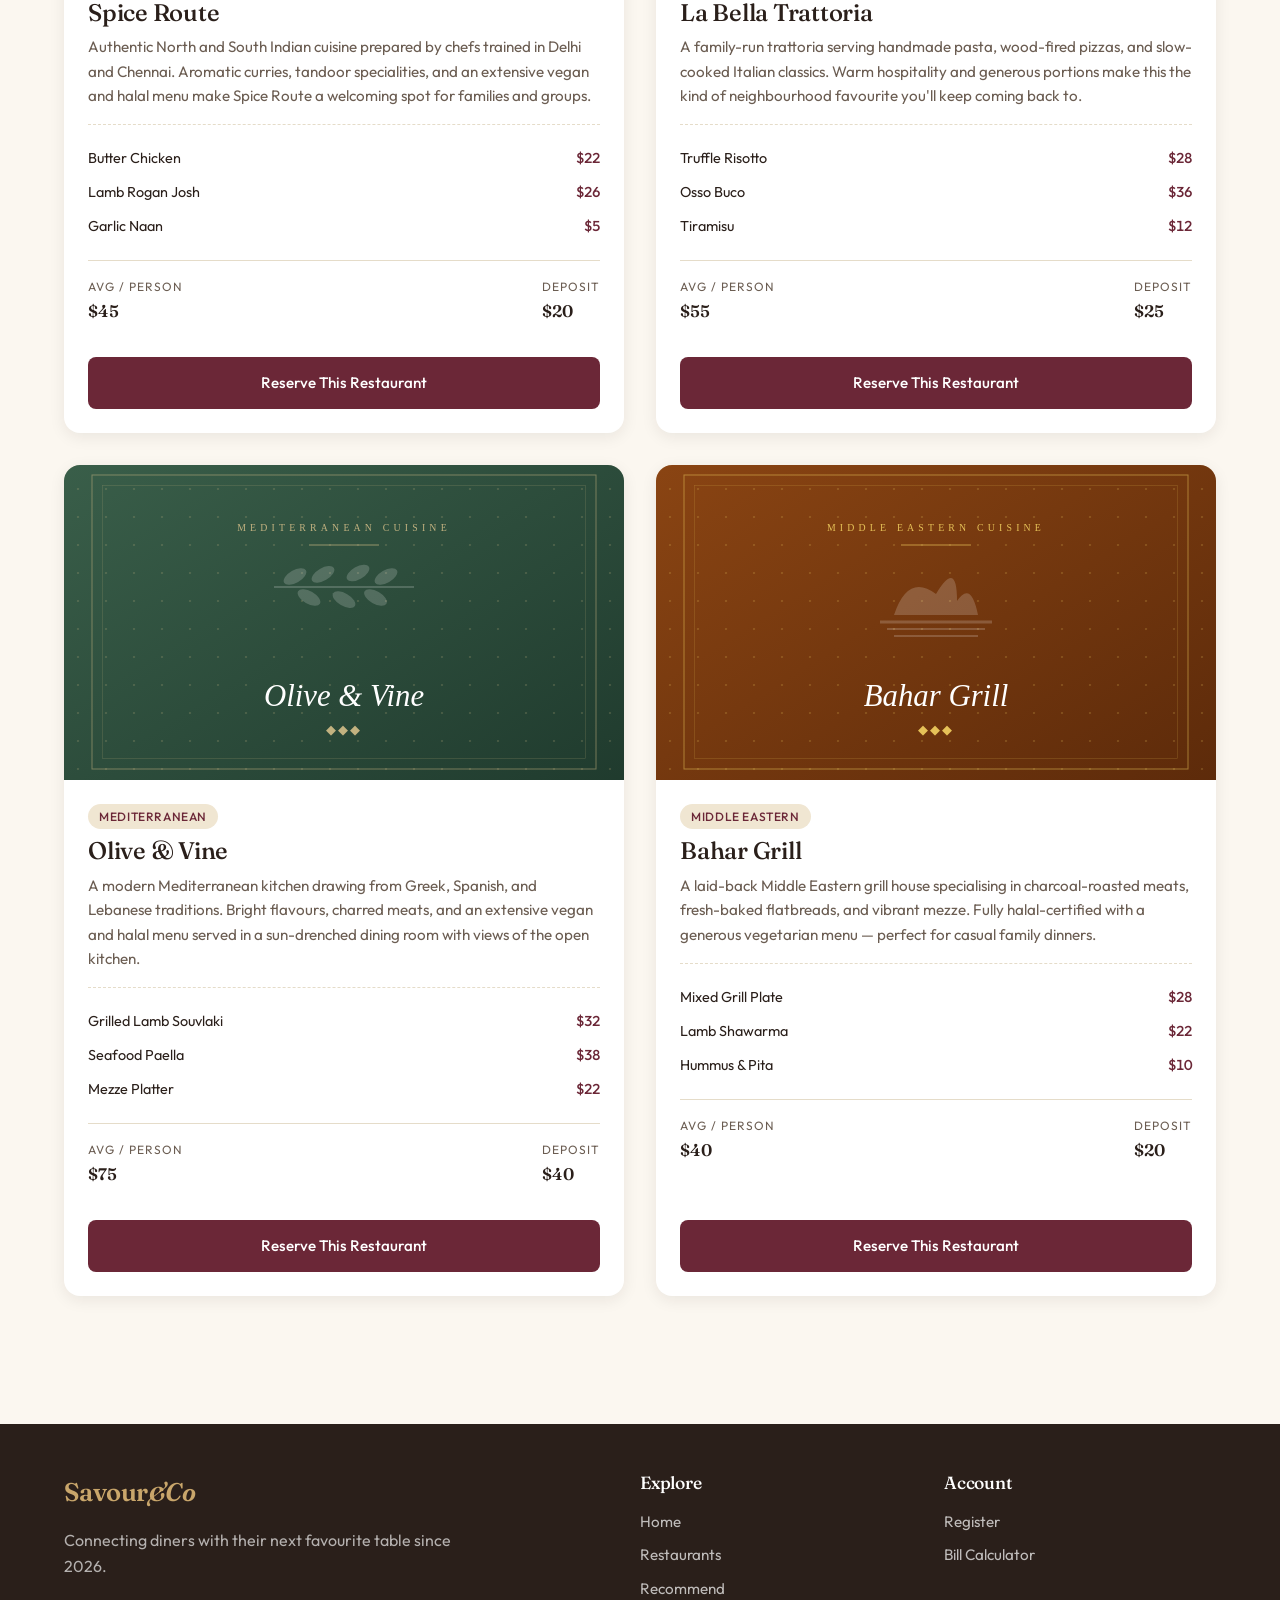
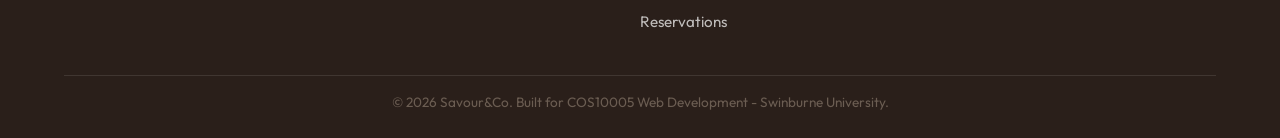
<file: restaurants.html>
<!DOCTYPE html>
<html lang="en">
<head>
    <meta charset="UTF-8">
    <meta name="viewport" content="width=device-width, initial-scale=1.0">
    <meta name="description" content="Browse our curated selection of restaurants on Savour - from French bistros to Japanese omakase.">
    <title>Restaurants - Savour</title>

    <link rel="preconnect" href="https://fonts.googleapis.com">
    <link rel="preconnect" href="https://fonts.gstatic.com" crossorigin>
    <link href="https://fonts.googleapis.com/css2?family=Fraunces:ital,opsz,wght@0,9..144,400;0,9..144,500;0,9..144,600;1,9..144,400;1,9..144,500&family=Outfit:wght@300;400;500;600;700&display=swap" rel="stylesheet">

    <link rel="stylesheet" href="css/style.css">
</head>
<body>
    <a href="#main-content" class="skip-link">Skip to main content</a>

    <!-- ===== Header & Navigation (active = Restaurants) ===== -->
    <header class="site-header">
        <div class="nav-wrapper">
            <a href="index.html" class="logo">Savour<span>&amp;Co</span></a>
            <button class="menu-toggle" id="menu-toggle" aria-label="Toggle navigation">☰</button>
            <nav class="main-nav" id="main-nav" aria-label="Main navigation">
                <ul>
                    <li><a href="index.html">Home</a></li>
                    <li><a href="restaurants.html" class="active">Restaurants</a></li>
                    <li><a href="recommend.html">Recommend</a></li>
                    <li><a href="reservation.html">Reserve</a></li>
                    <li><a href="bill.html">Bill Calculator</a></li>
                    <li><a href="register.html">Register</a></li>
                </ul>
            </nav>
        </div>
    </header>

    <main id="main-content">
        <!-- ===== Page Banner ===== -->
        <section class="page-banner">
            <div class="container">
                <span class="eyebrow">Our Collection</span>
                <h1>Browse <em>restaurants</em></h1>
                <p>Six hand-picked venues spanning every cuisine, occasion, and budget. Click "Reserve" on any card to start booking.</p>
            </div>
        </section>

        <!-- ===== Restaurant Cards Grid ===== -->
        <section class="section">
            <div class="container">
                <div class="restaurants-grid">

                    <!-- ========== Restaurant 1: The Velvet Bistro ========== -->
                    <article class="restaurant-card">
                        <div class="card-image">
                            <img src="images/restaurant1.svg" alt="The Velvet Bistro - French restaurant with wine glass illustration">
                        </div>
                        <div class="card-body">
                            <span class="cuisine-tag">French</span>
                            <h3>The Velvet Bistro</h3>
                            <p class="description">
                                An intimate Parisian-inspired bistro in the heart of the city. Velvet banquettes,
                                hand-poured candles, and a carefully curated wine cellar make this the perfect
                                setting for romantic evenings and refined business dinners.
                            </p>
                            <ul class="dishes-list">
                                <li><span class="dish-name">Coq au Vin</span><span class="dish-price">$38</span></li>
                                <li><span class="dish-name">Beef Bourguignon</span><span class="dish-price">$42</span></li>
                                <li><span class="dish-name">Crème Brûlée</span><span class="dish-price">$14</span></li>
                            </ul>
                            <div class="card-meta">
                                <div>
                                    <span class="label">Avg / Person</span>
                                    <span class="value">$95</span>
                                </div>
                                <div>
                                    <span class="label">Deposit</span>
                                    <span class="value">$50</span>
                                </div>
                            </div>
                            <a href="reservation.html?id=1" class="btn btn-primary reserve-btn">Reserve This Restaurant</a>
                        </div>
                    </article>

                    <!-- ========== Restaurant 2: Sakura Garden ========== -->
                    <article class="restaurant-card">
                        <div class="card-image">
                            <img src="images/restaurant2.svg" alt="Sakura Garden - Japanese restaurant with sushi illustration">
                        </div>
                        <div class="card-body">
                            <span class="cuisine-tag">Japanese</span>
                            <h3>Sakura Garden</h3>
                            <p class="description">
                                A serene Japanese dining room offering omakase tasting menus and seasonal kaiseki.
                                Our chefs source the freshest fish daily and prepare each dish with traditional techniques
                                rooted in centuries of culinary heritage.
                            </p>
                            <ul class="dishes-list">
                                <li><span class="dish-name">Omakase Sushi Set</span><span class="dish-price">$55</span></li>
                                <li><span class="dish-name">Wagyu Tataki</span><span class="dish-price">$32</span></li>
                                <li><span class="dish-name">Matcha Tiramisu</span><span class="dish-price">$12</span></li>
                            </ul>
                            <div class="card-meta">
                                <div>
                                    <span class="label">Avg / Person</span>
                                    <span class="value">$65</span>
                                </div>
                                <div>
                                    <span class="label">Deposit</span>
                                    <span class="value">$30</span>
                                </div>
                            </div>
                            <a href="reservation.html?id=2" class="btn btn-primary reserve-btn">Reserve This Restaurant</a>
                        </div>
                    </article>

                    <!-- ========== Restaurant 3: Spice Route ========== -->
                    <article class="restaurant-card">
                        <div class="card-image">
                            <img src="images/restaurant3.svg" alt="Spice Route - Indian restaurant with curry bowl illustration">
                        </div>
                        <div class="card-body">
                            <span class="cuisine-tag">Indian</span>
                            <h3>Spice Route</h3>
                            <p class="description">
                                Authentic North and South Indian cuisine prepared by chefs trained in Delhi and Chennai.
                                Aromatic curries, tandoor specialities, and an extensive vegan and halal menu make
                                Spice Route a welcoming spot for families and groups.
                            </p>
                            <ul class="dishes-list">
                                <li><span class="dish-name">Butter Chicken</span><span class="dish-price">$22</span></li>
                                <li><span class="dish-name">Lamb Rogan Josh</span><span class="dish-price">$26</span></li>
                                <li><span class="dish-name">Garlic Naan</span><span class="dish-price">$5</span></li>
                            </ul>
                            <div class="card-meta">
                                <div>
                                    <span class="label">Avg / Person</span>
                                    <span class="value">$45</span>
                                </div>
                                <div>
                                    <span class="label">Deposit</span>
                                    <span class="value">$20</span>
                                </div>
                            </div>
                            <a href="reservation.html?id=3" class="btn btn-primary reserve-btn">Reserve This Restaurant</a>
                        </div>
                    </article>

                    <!-- ========== Restaurant 4: La Bella Trattoria ========== -->
                    <article class="restaurant-card">
                        <div class="card-image">
                            <img src="images/restaurant4.svg" alt="La Bella Trattoria - Italian restaurant with pasta plate illustration">
                        </div>
                        <div class="card-body">
                            <span class="cuisine-tag">Italian</span>
                            <h3>La Bella Trattoria</h3>
                            <p class="description">
                                A family-run trattoria serving handmade pasta, wood-fired pizzas, and slow-cooked
                                Italian classics. Warm hospitality and generous portions make this the kind of
                                neighbourhood favourite you'll keep coming back to.
                            </p>
                            <ul class="dishes-list">
                                <li><span class="dish-name">Truffle Risotto</span><span class="dish-price">$28</span></li>
                                <li><span class="dish-name">Osso Buco</span><span class="dish-price">$36</span></li>
                                <li><span class="dish-name">Tiramisu</span><span class="dish-price">$12</span></li>
                            </ul>
                            <div class="card-meta">
                                <div>
                                    <span class="label">Avg / Person</span>
                                    <span class="value">$55</span>
                                </div>
                                <div>
                                    <span class="label">Deposit</span>
                                    <span class="value">$25</span>
                                </div>
                            </div>
                            <a href="reservation.html?id=4" class="btn btn-primary reserve-btn">Reserve This Restaurant</a>
                        </div>
                    </article>

                    <!-- ========== Restaurant 5: Olive & Vine ========== -->
                    <article class="restaurant-card">
                        <div class="card-image">
                            <img src="images/restaurant5.svg" alt="Olive & Vine - Mediterranean restaurant with olive branch illustration">
                        </div>
                        <div class="card-body">
                            <span class="cuisine-tag">Mediterranean</span>
                            <h3>Olive &amp; Vine</h3>
                            <p class="description">
                                A modern Mediterranean kitchen drawing from Greek, Spanish, and Lebanese traditions.
                                Bright flavours, charred meats, and an extensive vegan and halal menu served in a
                                sun-drenched dining room with views of the open kitchen.
                            </p>
                            <ul class="dishes-list">
                                <li><span class="dish-name">Grilled Lamb Souvlaki</span><span class="dish-price">$32</span></li>
                                <li><span class="dish-name">Seafood Paella</span><span class="dish-price">$38</span></li>
                                <li><span class="dish-name">Mezze Platter</span><span class="dish-price">$22</span></li>
                            </ul>
                            <div class="card-meta">
                                <div>
                                    <span class="label">Avg / Person</span>
                                    <span class="value">$75</span>
                                </div>
                                <div>
                                    <span class="label">Deposit</span>
                                    <span class="value">$40</span>
                                </div>
                            </div>
                            <a href="reservation.html?id=5" class="btn btn-primary reserve-btn">Reserve This Restaurant</a>
                        </div>
                    </article>

                    <!-- ========== Restaurant 6: Bahar Grill ========== -->
                    <article class="restaurant-card">
                        <div class="card-image">
                            <img src="images/restaurant6.svg" alt="Bahar Grill - Middle Eastern restaurant with grill illustration">
                        </div>
                        <div class="card-body">
                            <span class="cuisine-tag">Middle Eastern</span>
                            <h3>Bahar Grill</h3>
                            <p class="description">
                                A laid-back Middle Eastern grill house specialising in charcoal-roasted meats,
                                fresh-baked flatbreads, and vibrant mezze. Fully halal-certified with a generous
                                vegetarian menu — perfect for casual family dinners.
                            </p>
                            <ul class="dishes-list">
                                <li><span class="dish-name">Mixed Grill Plate</span><span class="dish-price">$28</span></li>
                                <li><span class="dish-name">Lamb Shawarma</span><span class="dish-price">$22</span></li>
                                <li><span class="dish-name">Hummus &amp; Pita</span><span class="dish-price">$10</span></li>
                            </ul>
                            <div class="card-meta">
                                <div>
                                    <span class="label">Avg / Person</span>
                                    <span class="value">$40</span>
                                </div>
                                <div>
                                    <span class="label">Deposit</span>
                                    <span class="value">$20</span>
                                </div>
                            </div>
                            <a href="reservation.html?id=6" class="btn btn-primary reserve-btn">Reserve This Restaurant</a>
                        </div>
                    </article>

                </div>
            </div>
        </section>
    </main>

    <!-- ===== Footer ===== -->
    <footer class="site-footer">
        <div class="container">
            <div class="footer-grid">
                <div class="footer-brand">
                    <div class="logo">Savour<span>&amp;Co</span></div>
                    <p>Connecting diners with their next favourite table since 2026.</p>
                </div>
                <div>
                    <h4>Explore</h4>
                    <ul>
                        <li><a href="index.html">Home</a></li>
                        <li><a href="restaurants.html">Restaurants</a></li>
                        <li><a href="recommend.html">Recommend</a></li>
                        <li><a href="reservation.html">Reservations</a></li>
                    </ul>
                </div>
                <div>
                    <h4>Account</h4>
                    <ul>
                        <li><a href="register.html">Register</a></li>
                        <li><a href="bill.html">Bill Calculator</a></li>
                    </ul>
                </div>
            </div>
            <div class="footer-bottom">
                <p>&copy; 2026 Savour&amp;Co. Built for COS10005 Web Development - Swinburne University.</p>
            </div>
        </div>
    </footer>

    <script src="js/script.js"></script>
</body>
</html>
</file>
<file: css/style.css>
/* =========================================================
   Savour - Restaurant Discovery & Reservation Platform
   Main Stylesheet
   COS10005 Assignment 2 - Semester 1, 2026
   ========================================================= */

/* ---------------------------------------------------------
   1. CSS RESET & BASE
   --------------------------------------------------------- */
* {
    margin: 0;
    padding: 0;
    box-sizing: border-box;
}

html {
    scroll-behavior: smooth;
}

/* ---------------------------------------------------------
   2. DESIGN TOKENS (COLOURS, FONTS, SPACING)
   These are reusable variables used across all pages.
   --------------------------------------------------------- */
:root {
    /* Colours - warm, restaurant-inspired palette */
    --bg-cream: #FBF7F0;
    --bg-warm:  #F0E6D2;
    --wine:     #6B2737;
    --wine-dark:#4A1A26;
    --terracotta:#C04D2F;
    --gold:     #C9A66B;
    --ink:      #2A1F1A;
    --muted:    #6B5D52;
    --white:    #FFFFFF;
    --error:    #B91C1C;
    --success:  #15803D;
    --border:   #E5DCC9;

    /* Typography */
    --font-display: 'Fraunces', 'Georgia', serif;
    --font-body:    'Outfit', 'Helvetica Neue', sans-serif;

    /* Spacing scale */
    --sp-1: 0.5rem;
    --sp-2: 1rem;
    --sp-3: 1.5rem;
    --sp-4: 2rem;
    --sp-5: 3rem;
    --sp-6: 4rem;
    --sp-7: 6rem;

    /* Layout */
    --max-width: 1200px;
    --radius:    8px;
    --radius-lg: 16px;
    --shadow:    0 4px 16px rgba(42, 31, 26, 0.08);
    --shadow-lg: 0 12px 40px rgba(42, 31, 26, 0.12);
}

/* ---------------------------------------------------------
   3. BASE TYPOGRAPHY
   --------------------------------------------------------- */
body {
    font-family: var(--font-body);
    font-size: 16px;
    line-height: 1.6;
    color: var(--ink);
    background-color: var(--bg-cream);
    -webkit-font-smoothing: antialiased;
}

h1, h2, h3, h4, h5, h6 {
    font-family: var(--font-display);
    font-weight: 500;
    line-height: 1.2;
    color: var(--ink);
    letter-spacing: -0.01em;
}

h1 { font-size: clamp(2.2rem, 5vw, 3.8rem); }
h2 { font-size: clamp(1.8rem, 4vw, 2.6rem); }
h3 { font-size: 1.4rem; }
h4 { font-size: 1.15rem; }

p { color: var(--muted); }

a {
    color: var(--wine);
    text-decoration: none;
    transition: color 0.2s ease;
}

a:hover { color: var(--terracotta); }

img {
    max-width: 100%;
    height: auto;
    display: block;
}

/* ---------------------------------------------------------
   4. LAYOUT HELPERS
   --------------------------------------------------------- */
.container {
    max-width: var(--max-width);
    margin: 0 auto;
    padding: 0 var(--sp-3);
}

.section {
    padding: var(--sp-6) 0;
}

/* ---------------------------------------------------------
   5. HEADER & NAVIGATION
   Consistent across every page.
   The .active class highlights the current page.
   --------------------------------------------------------- */
.site-header {
    background-color: var(--bg-cream);
    border-bottom: 1px solid var(--border);
    position: sticky;
    top: 0;
    z-index: 100;
    backdrop-filter: blur(8px);
    background-color: rgba(251, 247, 240, 0.92);
}

.nav-wrapper {
    display: flex;
    justify-content: space-between;
    align-items: center;
    padding: var(--sp-2) var(--sp-3);
    max-width: var(--max-width);
    margin: 0 auto;
}

.logo {
    font-family: var(--font-display);
    font-size: 1.6rem;
    font-weight: 600;
    color: var(--wine);
    letter-spacing: -0.02em;
}

.logo span {
    color: var(--gold);
    font-style: italic;
}

.main-nav ul {
    display: flex;
    list-style: none;
    gap: var(--sp-3);
}

.main-nav a {
    color: var(--ink);
    font-weight: 500;
    font-size: 0.95rem;
    padding: var(--sp-1) 0;
    position: relative;
    transition: color 0.2s ease;
}

.main-nav a:hover { color: var(--wine); }

/* Underline effect for navigation items */
.main-nav a::after {
    content: '';
    position: absolute;
    left: 0;
    bottom: 0;
    width: 0;
    height: 2px;
    background-color: var(--wine);
    transition: width 0.25s ease;
}

.main-nav a:hover::after,
.main-nav a.active::after {
    width: 100%;
}

.main-nav a.active {
    color: var(--wine);
    font-weight: 600;
}

/* Mobile menu toggle (hidden on desktop) */
.menu-toggle {
    display: none;
    background: none;
    border: none;
    font-size: 1.5rem;
    cursor: pointer;
    color: var(--ink);
}

/* ---------------------------------------------------------
   6. BUTTONS
   --------------------------------------------------------- */
.btn {
    display: inline-block;
    padding: 0.85rem 1.8rem;
    border-radius: var(--radius);
    font-family: var(--font-body);
    font-size: 0.95rem;
    font-weight: 500;
    border: none;
    cursor: pointer;
    transition: all 0.25s ease;
    text-align: center;
}

.btn-primary {
    background-color: var(--wine);
    color: var(--white);
}

.btn-primary:hover {
    background-color: var(--wine-dark);
    color: var(--white);
    transform: translateY(-1px);
    box-shadow: var(--shadow);
}

.btn-secondary {
    background-color: transparent;
    color: var(--wine);
    border: 1.5px solid var(--wine);
}

.btn-secondary:hover {
    background-color: var(--wine);
    color: var(--white);
}

.btn-gold {
    background-color: var(--gold);
    color: var(--ink);
}

.btn-gold:hover {
    background-color: #B8915A;
    color: var(--ink);
}

/* ---------------------------------------------------------
   7. HOME PAGE - HERO
   --------------------------------------------------------- */
.hero {
    background: linear-gradient(135deg, var(--bg-warm) 0%, var(--bg-cream) 100%);
    padding: var(--sp-7) 0 var(--sp-6);
    overflow: hidden;
    position: relative;
}

.hero-grid {
    display: grid;
    grid-template-columns: 1.1fr 1fr;
    gap: var(--sp-5);
    align-items: center;
}

.hero-text .eyebrow {
    display: inline-block;
    padding: 0.3rem 0.9rem;
    background-color: var(--wine);
    color: var(--white);
    border-radius: 50px;
    font-size: 0.75rem;
    text-transform: uppercase;
    letter-spacing: 0.15em;
    margin-bottom: var(--sp-2);
    font-weight: 500;
}

.hero-text h1 {
    margin-bottom: var(--sp-2);
}

.hero-text h1 em {
    font-style: italic;
    color: var(--wine);
    font-weight: 400;
}

.hero-text p.lead {
    font-size: 1.15rem;
    color: var(--muted);
    margin-bottom: var(--sp-4);
    max-width: 520px;
}

.hero-actions {
    display: flex;
    gap: var(--sp-2);
    flex-wrap: wrap;
}

.hero-image {
    border-radius: var(--radius-lg);
    overflow: hidden;
    box-shadow: var(--shadow-lg);
    aspect-ratio: 4 / 5;
}

.hero-image img {
    width: 100%;
    height: 100%;
    object-fit: cover;
}

/* ---------------------------------------------------------
   8. HOME PAGE - FEATURES / VALUES
   --------------------------------------------------------- */
.values {
    background-color: var(--white);
}

.section-title {
    text-align: center;
    margin-bottom: var(--sp-5);
}

.section-title .eyebrow {
    display: block;
    color: var(--terracotta);
    text-transform: uppercase;
    letter-spacing: 0.18em;
    font-size: 0.8rem;
    margin-bottom: var(--sp-1);
    font-weight: 500;
}

.values-grid {
    display: grid;
    grid-template-columns: repeat(3, 1fr);
    gap: var(--sp-4);
}

.value-card {
    text-align: center;
    padding: var(--sp-3);
}

.value-icon {
    width: 56px;
    height: 56px;
    margin: 0 auto var(--sp-2);
    background-color: var(--bg-warm);
    border-radius: 50%;
    display: flex;
    align-items: center;
    justify-content: center;
    font-size: 1.5rem;
    color: var(--wine);
}

.value-card h3 {
    margin-bottom: var(--sp-1);
}

/* ---------------------------------------------------------
   9. HOME PAGE - SERVICES
   --------------------------------------------------------- */
.services {
    background-color: var(--bg-cream);
}

.services-grid {
    display: grid;
    grid-template-columns: repeat(3, 1fr);
    gap: var(--sp-3);
}

.service-card {
    background-color: var(--white);
    padding: var(--sp-4);
    border-radius: var(--radius-lg);
    border: 1px solid var(--border);
    transition: transform 0.3s ease, box-shadow 0.3s ease;
}

.service-card:hover {
    transform: translateY(-4px);
    box-shadow: var(--shadow-lg);
}

.service-card .step {
    font-family: var(--font-display);
    font-size: 2.5rem;
    color: var(--gold);
    font-style: italic;
    line-height: 1;
    margin-bottom: var(--sp-2);
}

.service-card h3 {
    margin-bottom: var(--sp-1);
}

/* ---------------------------------------------------------
   10. HOME PAGE - TARGET USERS
   --------------------------------------------------------- */
.audience {
    background-color: var(--wine);
    color: var(--white);
}

.audience h2 { color: var(--white); }
.audience p { color: rgba(255, 255, 255, 0.85); }

.audience-grid {
    display: grid;
    grid-template-columns: repeat(4, 1fr);
    gap: var(--sp-3);
    margin-top: var(--sp-4);
}

.audience-card {
    text-align: center;
    padding: var(--sp-2);
}

.audience-card .icon {
    font-size: 2rem;
    margin-bottom: var(--sp-1);
}

.audience-card h4 {
    color: var(--gold);
    margin-bottom: var(--sp-1);
    font-family: var(--font-display);
    font-style: italic;
}

/* ---------------------------------------------------------
   11. PAGE BANNER (used on inner pages)
   --------------------------------------------------------- */
.page-banner {
    background: linear-gradient(135deg, var(--bg-warm) 0%, var(--bg-cream) 100%);
    padding: var(--sp-5) 0 var(--sp-4);
    text-align: center;
    border-bottom: 1px solid var(--border);
}

.page-banner .eyebrow {
    color: var(--terracotta);
    text-transform: uppercase;
    letter-spacing: 0.18em;
    font-size: 0.8rem;
    font-weight: 500;
    display: block;
    margin-bottom: var(--sp-1);
}

.page-banner h1 em {
    font-style: italic;
    color: var(--wine);
    font-weight: 400;
}

.page-banner p {
    max-width: 600px;
    margin: var(--sp-2) auto 0;
}

/* ---------------------------------------------------------
   12. RESTAURANT CARDS (restaurants.html)
   --------------------------------------------------------- */
.restaurants-grid {
    display: grid;
    grid-template-columns: repeat(2, 1fr);
    gap: var(--sp-4);
}

.restaurant-card {
    background-color: var(--white);
    border-radius: var(--radius-lg);
    overflow: hidden;
    box-shadow: var(--shadow);
    transition: transform 0.3s ease, box-shadow 0.3s ease;
    display: flex;
    flex-direction: column;
}

.restaurant-card:hover {
    transform: translateY(-4px);
    box-shadow: var(--shadow-lg);
}

.restaurant-card .card-image {
    aspect-ratio: 16 / 9;
    overflow: hidden;
    background-color: var(--bg-warm);
}

.restaurant-card .card-image img {
    width: 100%;
    height: 100%;
    object-fit: cover;
    transition: transform 0.4s ease;
}

.restaurant-card:hover .card-image img {
    transform: scale(1.04);
}

.restaurant-card .card-body {
    padding: var(--sp-3);
    flex: 1;
    display: flex;
    flex-direction: column;
}

.cuisine-tag {
    display: inline-block;
    padding: 0.2rem 0.7rem;
    background-color: var(--bg-warm);
    color: var(--wine);
    border-radius: 50px;
    font-size: 0.75rem;
    font-weight: 500;
    letter-spacing: 0.05em;
    text-transform: uppercase;
    margin-bottom: var(--sp-1);
    align-self: flex-start;
}

.restaurant-card h3 {
    font-size: 1.5rem;
    margin-bottom: var(--sp-1);
}

.restaurant-card .description {
    font-size: 0.95rem;
    color: var(--muted);
    margin-bottom: var(--sp-2);
}

.dishes-list {
    list-style: none;
    margin-bottom: var(--sp-2);
    padding-top: var(--sp-2);
    border-top: 1px dashed var(--border);
}

.dishes-list li {
    display: flex;
    justify-content: space-between;
    padding: 0.35rem 0;
    font-size: 0.9rem;
}

.dishes-list .dish-name { color: var(--ink); }
.dishes-list .dish-price {
    color: var(--wine);
    font-weight: 500;
    font-variant-numeric: tabular-nums;
}

.card-meta {
    display: flex;
    justify-content: space-between;
    padding: var(--sp-2) 0;
    border-top: 1px solid var(--border);
    font-size: 0.85rem;
    margin-bottom: var(--sp-2);
}

.card-meta .label {
    color: var(--muted);
    display: block;
    font-size: 0.75rem;
    text-transform: uppercase;
    letter-spacing: 0.08em;
    margin-bottom: 2px;
}

.card-meta .value {
    color: var(--ink);
    font-weight: 600;
    font-family: var(--font-display);
    font-size: 1.05rem;
}

.restaurant-card .reserve-btn {
    margin-top: auto;
}

/* ---------------------------------------------------------
   13. FORMS (registration, reservation, recommend)
   --------------------------------------------------------- */
.form-container {
    max-width: 720px;
    margin: 0 auto;
    background-color: var(--white);
    padding: var(--sp-5);
    border-radius: var(--radius-lg);
    box-shadow: var(--shadow);
    border: 1px solid var(--border);
}

.form-group {
    margin-bottom: var(--sp-3);
}

.form-row {
    display: grid;
    grid-template-columns: 1fr 1fr;
    gap: var(--sp-3);
}

label {
    display: block;
    margin-bottom: 0.4rem;
    font-weight: 500;
    color: var(--ink);
    font-size: 0.95rem;
}

label .required {
    color: var(--terracotta);
}

input[type="text"],
input[type="email"],
input[type="tel"],
input[type="password"],
input[type="number"],
input[type="date"],
input[type="time"],
input[type="datetime-local"],
select,
textarea {
    width: 100%;
    padding: 0.8rem 1rem;
    border: 1.5px solid var(--border);
    border-radius: var(--radius);
    font-family: var(--font-body);
    font-size: 1rem;
    background-color: var(--bg-cream);
    color: var(--ink);
    transition: border-color 0.2s ease, background-color 0.2s ease;
}

input:focus,
select:focus,
textarea:focus {
    outline: none;
    border-color: var(--wine);
    background-color: var(--white);
}

textarea {
    resize: vertical;
    min-height: 80px;
}

/* Radio + Checkbox custom styles */
.radio-group,
.checkbox-group {
    display: flex;
    gap: var(--sp-3);
    flex-wrap: wrap;
}

.radio-option,
.checkbox-option {
    display: flex;
    align-items: center;
    gap: 0.4rem;
    cursor: pointer;
    font-size: 0.95rem;
}

input[type="radio"],
input[type="checkbox"] {
    width: 18px;
    height: 18px;
    accent-color: var(--wine);
    cursor: pointer;
}

/* Error messages */
.error-message {
    color: var(--error);
    font-size: 0.85rem;
    margin-top: 0.3rem;
    display: none;
    font-weight: 500;
}

.error-message.show {
    display: block;
}

/* Show red border when field has error */
input.error-field,
select.error-field,
textarea.error-field {
    border-color: var(--error);
    background-color: #FEF2F2;
}

/* Success summary at top of form */
.form-summary {
    padding: var(--sp-2);
    border-radius: var(--radius);
    margin-bottom: var(--sp-3);
    display: none;
}

.form-summary.success {
    background-color: #F0FDF4;
    border: 1px solid var(--success);
    color: var(--success);
    display: block;
}

.form-summary.error {
    background-color: #FEF2F2;
    border: 1px solid var(--error);
    color: var(--error);
    display: block;
}

/* Form section divider */
.form-section-title {
    font-family: var(--font-display);
    font-size: 1.2rem;
    color: var(--wine);
    padding-bottom: 0.5rem;
    border-bottom: 2px solid var(--bg-warm);
    margin-bottom: var(--sp-3);
    margin-top: var(--sp-3);
}

.form-section-title:first-of-type {
    margin-top: 0;
}

/* Conditional fields - hidden by default, shown by JS */
.conditional-field {
    display: none;
}

.conditional-field.active {
    display: block;
}

/* Helper text */
.helper-text {
    font-size: 0.85rem;
    color: var(--muted);
    margin-top: 0.3rem;
}

/* Deposit display box */
.deposit-display {
    background-color: var(--bg-warm);
    padding: var(--sp-2);
    border-radius: var(--radius);
    border-left: 4px solid var(--gold);
    margin-bottom: var(--sp-3);
}

.deposit-display .label {
    font-size: 0.85rem;
    color: var(--muted);
    text-transform: uppercase;
    letter-spacing: 0.08em;
}

.deposit-display .amount {
    font-family: var(--font-display);
    font-size: 1.8rem;
    color: var(--wine);
    font-weight: 500;
}

/* ---------------------------------------------------------
   14. RECOMMENDATION PAGE
   --------------------------------------------------------- */
.recommend-form {
    max-width: 720px;
    margin: 0 auto;
}

#recommendation-results {
    margin-top: var(--sp-5);
    display: none;
}

#recommendation-results.show { display: block; }

.results-heading {
    text-align: center;
    margin-bottom: var(--sp-4);
}

.no-results {
    text-align: center;
    padding: var(--sp-4);
    background-color: var(--bg-warm);
    border-radius: var(--radius-lg);
    color: var(--muted);
}

/* ---------------------------------------------------------
   15. BILL CALCULATOR (bonus)
   --------------------------------------------------------- */
.bill-grid {
    display: grid;
    grid-template-columns: 1fr 1fr;
    gap: var(--sp-4);
    max-width: 1000px;
    margin: 0 auto;
}

.bill-form, .bill-summary {
    background-color: var(--white);
    padding: var(--sp-4);
    border-radius: var(--radius-lg);
    box-shadow: var(--shadow);
}

.bill-summary {
    background-color: var(--wine);
    color: var(--white);
    position: sticky;
    top: 100px;
    align-self: start;
}

.bill-summary h3 { color: var(--white); }

.bill-summary .line {
    display: flex;
    justify-content: space-between;
    padding: 0.6rem 0;
    border-bottom: 1px solid rgba(255, 255, 255, 0.15);
    font-size: 0.95rem;
}

.bill-summary .line:last-of-type { border-bottom: none; }

.bill-summary .total {
    margin-top: var(--sp-3);
    padding-top: var(--sp-2);
    border-top: 2px solid var(--gold);
    font-family: var(--font-display);
    font-size: 1.6rem;
    color: var(--gold);
    display: flex;
    justify-content: space-between;
}

.dish-row {
    display: flex;
    justify-content: space-between;
    align-items: center;
    padding: 0.6rem 0;
    border-bottom: 1px dashed var(--border);
}

.dish-row label {
    flex: 1;
    margin: 0;
    cursor: pointer;
    font-weight: 400;
}

.dish-row .dish-name { color: var(--ink); }
.dish-row .dish-price {
    color: var(--wine);
    font-weight: 600;
    margin-right: var(--sp-2);
    font-variant-numeric: tabular-nums;
}

/* ---------------------------------------------------------
   16. FOOTER
   --------------------------------------------------------- */
.site-footer {
    background-color: var(--ink);
    color: rgba(255, 255, 255, 0.75);
    padding: var(--sp-5) 0 var(--sp-3);
    margin-top: var(--sp-6);
}

.footer-grid {
    display: grid;
    grid-template-columns: 2fr 1fr 1fr;
    gap: var(--sp-4);
    margin-bottom: var(--sp-4);
}

.footer-brand .logo {
    color: var(--gold);
    margin-bottom: var(--sp-2);
    display: inline-block;
}

.footer-brand p {
    color: rgba(255, 255, 255, 0.65);
    max-width: 400px;
}

.footer-grid h4 {
    color: var(--white);
    font-family: var(--font-display);
    margin-bottom: var(--sp-2);
    font-size: 1.1rem;
}

.footer-grid ul {
    list-style: none;
}

.footer-grid ul li {
    margin-bottom: 0.5rem;
}

.footer-grid a {
    color: rgba(255, 255, 255, 0.7);
    font-size: 0.95rem;
}

.footer-grid a:hover {
    color: var(--gold);
}

.footer-bottom {
    border-top: 1px solid rgba(255, 255, 255, 0.1);
    padding-top: var(--sp-2);
    text-align: center;
    font-size: 0.85rem;
    color: rgba(255, 255, 255, 0.55);
}

/* ---------------------------------------------------------
   17. RESPONSIVE DESIGN
   - Desktop:  >= 1024px (default styles above)
   - Tablet:   768px to 1023px
   - Mobile:   <= 767px
   --------------------------------------------------------- */

/* Tablet */
@media (max-width: 1023px) {
    .hero-grid {
        grid-template-columns: 1fr;
        gap: var(--sp-4);
    }

    .hero-image {
        max-width: 500px;
        margin: 0 auto;
        aspect-ratio: 16 / 10;
    }

    .restaurants-grid {
        grid-template-columns: 1fr;
        gap: var(--sp-3);
    }

    .values-grid {
        grid-template-columns: repeat(3, 1fr);
        gap: var(--sp-3);
    }

    .services-grid {
        grid-template-columns: 1fr;
    }

    .audience-grid {
        grid-template-columns: repeat(2, 1fr);
    }

    .bill-grid {
        grid-template-columns: 1fr;
    }

    .bill-summary {
        position: static;
    }

    .footer-grid {
        grid-template-columns: 1fr 1fr;
    }
}

/* Mobile */
@media (max-width: 767px) {
    :root {
        --sp-5: 2rem;
        --sp-6: 3rem;
        --sp-7: 4rem;
    }

    body { font-size: 15px; }

    .container { padding: 0 var(--sp-2); }

    /* Mobile navigation - convert to dropdown */
    .menu-toggle {
        display: block;
    }

    .main-nav {
        position: absolute;
        top: 100%;
        right: 0;
        background-color: var(--white);
        box-shadow: var(--shadow-lg);
        border-radius: var(--radius);
        padding: var(--sp-2);
        min-width: 200px;
        display: none;
        border: 1px solid var(--border);
    }

    .main-nav.open { display: block; }

    .main-nav ul {
        flex-direction: column;
        gap: var(--sp-1);
    }

    .main-nav a {
        display: block;
        padding: 0.5rem 0.8rem;
        width: 100%;
    }

    .main-nav a::after { display: none; }

    .main-nav a.active {
        background-color: var(--bg-warm);
        border-radius: var(--radius);
    }

    /* Layout stacks */
    .values-grid,
    .audience-grid,
    .form-row {
        grid-template-columns: 1fr;
    }

    .form-container { padding: var(--sp-3); }

    .footer-grid {
        grid-template-columns: 1fr;
        text-align: center;
    }

    .footer-brand p { margin: 0 auto; }

    .hero-actions {
        flex-direction: column;
        width: 100%;
    }

    .hero-actions .btn { width: 100%; }

    .radio-group,
    .checkbox-group {
        flex-direction: column;
        gap: var(--sp-1);
    }
}

/* ---------------------------------------------------------
   18. ACCESSIBILITY
   --------------------------------------------------------- */
*:focus-visible {
    outline: 3px solid var(--gold);
    outline-offset: 2px;
}

/* Skip-to-content link for screen readers */
.skip-link {
    position: absolute;
    top: -40px;
    left: 0;
    background-color: var(--wine);
    color: var(--white);
    padding: 0.5rem 1rem;
    z-index: 1000;
    text-decoration: none;
}

.skip-link:focus { top: 0; color: var(--white); }

/* Reduce motion for users who prefer it */
@media (prefers-reduced-motion: reduce) {
    *,
    *::before,
    *::after {
        animation-duration: 0.01ms !important;
        transition-duration: 0.01ms !important;
    }
}
</file>
